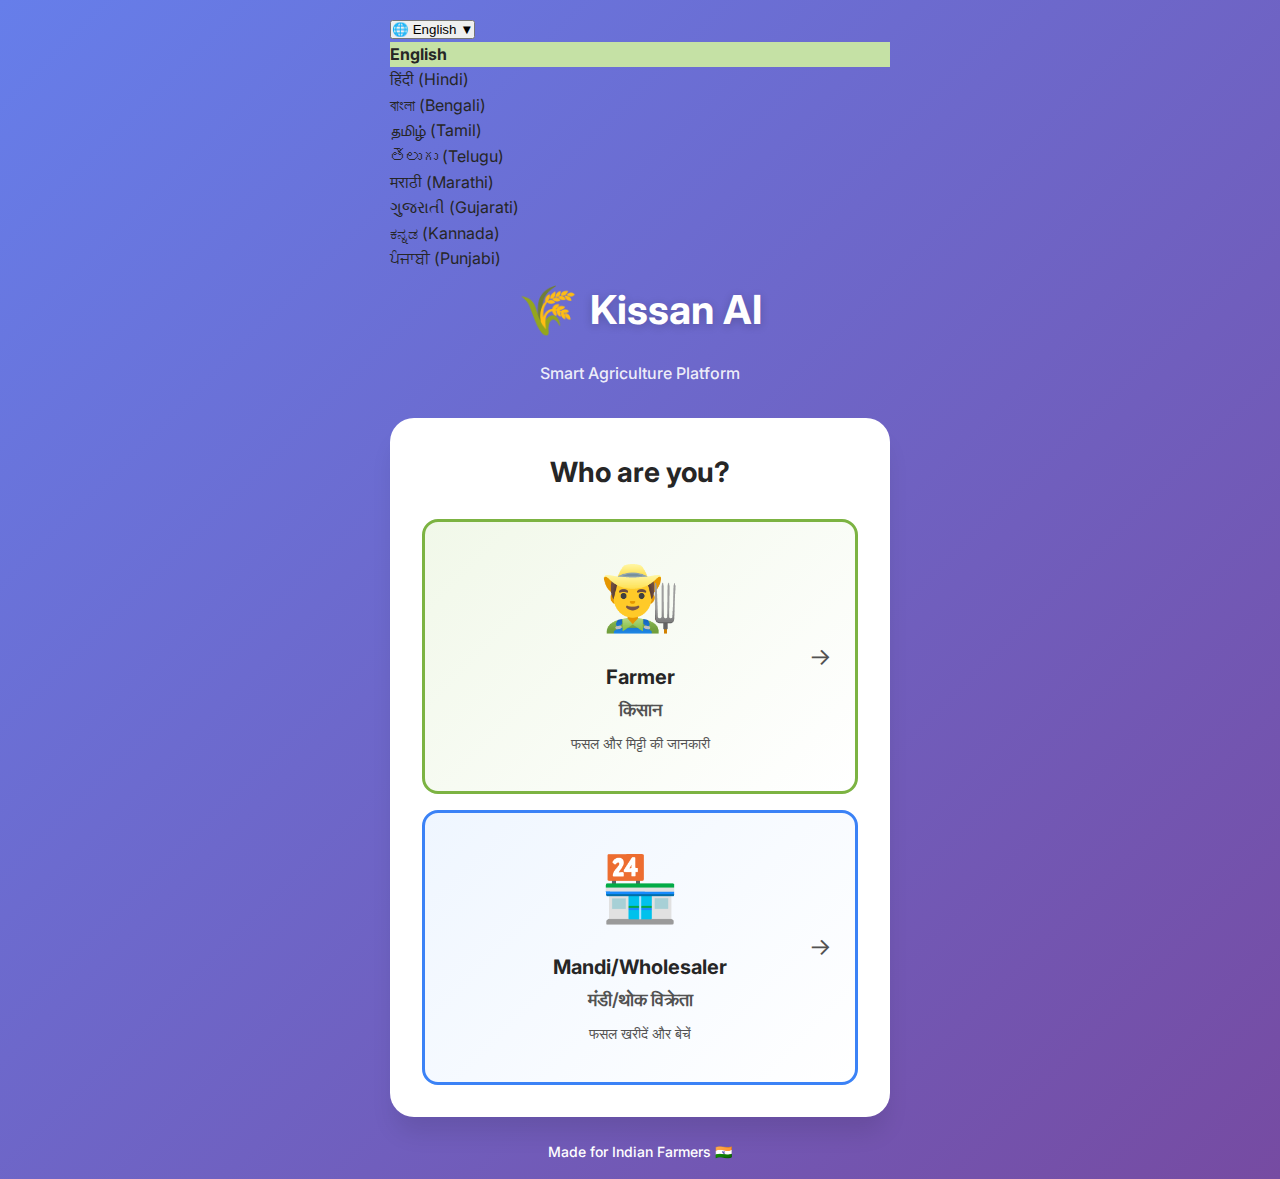
<file: index.html>
<!DOCTYPE html>
<html lang="en">

<head>
    <meta charset="UTF-8">
    <meta name="viewport" content="width=device-width, initial-scale=1.0">
    <title>Kissan AI - Smart Agriculture Platform</title>
    <meta name="description" content="Kissan AI - Smart crop and soil decisions for farmers and mandi wholesalers">
    <link rel="stylesheet" href="styles.css">
    <link rel="preconnect" href="https://fonts.googleapis.com">
    <link rel="preconnect" href="https://fonts.gstatic.com" crossorigin>
    <link href="https://fonts.googleapis.com/css2?family=Inter:wght@400;500;600;700&display=swap" rel="stylesheet">
    <script src="translations.js"></script>
    <script src="gemini-api.js"></script>
    <script src="ai-assistant.js"></script>
</head>

<body class="role-selection-page">
    <div class="container">
        <!-- Language Selector -->
        <div class="language-selector">
            <button class="language-btn" id="languageBtn">
                <span class="language-icon">🌐</span>
                <span class="language-text" id="currentLanguage">English</span>
                <span class="dropdown-arrow">▼</span>
            </button>
            <div class="language-dropdown hidden" id="languageDropdown">
                <div class="language-option" data-lang="en">English</div>
                <div class="language-option" data-lang="hi">हिंदी (Hindi)</div>
                <div class="language-option" data-lang="bn">বাংলা (Bengali)</div>
                <div class="language-option" data-lang="ta">தமிழ் (Tamil)</div>
                <div class="language-option" data-lang="te">తెలుగు (Telugu)</div>
                <div class="language-option" data-lang="mr">मराठी (Marathi)</div>
                <div class="language-option" data-lang="gu">ગુજરાતી (Gujarati)</div>
                <div class="language-option" data-lang="kn">ಕನ್ನಡ (Kannada)</div>
                <div class="language-option" data-lang="pa">ਪੰਜਾਬੀ (Punjabi)</div>
            </div>
        </div>

        <!-- Header with branding -->
        <header class="role-header">
            <div class="logo-container">
                <div class="logo-icon">🌾</div>
                <h1 class="app-name" id="appName">Kissan AI</h1>
            </div>
            <p class="tagline" id="tagline">Smart Farming Solutions</p>
        </header>

        <!-- Role Selection Section -->
        <main class="role-selection-container">
            <h2 class="selection-title" id="selectionTitle">आप कौन हैं?<br><span class="subtitle-en">Who are you?</span>
            </h2>

            <div class="role-cards">
                <!-- Farmer Card -->
                <a href="farmer.html" class="role-card farmer-card">
                    <div class="card-icon">👨‍🌾</div>
                    <h3 class="card-title" id="farmerTitle">किसान<br><span>Farmer</span></h3>
                    <p class="card-desc" id="farmerDesc">फसल और मिट्टी की जानकारी</p>
                    <div class="card-arrow">→</div>
                </a>

                <!-- Mandi/Wholesaler Card -->
                <a href="mandi.html" class="role-card mandi-card">
                    <div class="card-icon">🏪</div>
                    <h3 class="card-title" id="mandiTitle">मंडी / थोक व्यापारी<br><span>Mandi / Wholesaler</span></h3>
                    <p class="card-desc" id="mandiDesc">फसल खरीदें और बेचें</p>
                    <div class="card-arrow">→</div>
                </a>
            </div>
        </main>

        <!-- Footer -->
        <footer class="role-footer">
            <p id="footerText">सभी भारतीय किसानों के लिए बनाया गया 🇮🇳</p>
        </footer>
    </div>

    <script>
        // Initialize translations on page load
        document.addEventListener('DOMContentLoaded', function () {
            const lang = getCurrentLanguage();

            // Update UI with current language
            document.getElementById('currentLanguage').textContent = languageNames[lang];
            document.getElementById('appName').textContent = t('appName');
            document.getElementById('tagline').textContent = t('appTagline');
            document.getElementById('selectionTitle').innerHTML = t('whoAreYou');
            document.getElementById('footerText').textContent = 'Made for Indian Farmers 🇮🇳';

            // Update role cards based on language
            const farmerTitle = document.getElementById('farmerTitle');
            const mandiTitle = document.getElementById('mandiTitle');

            if (lang === 'en') {
                farmerTitle.innerHTML = 'Farmer<br><span>किसान</span>';
                mandiTitle.innerHTML = 'Mandi/Wholesaler<br><span>मंडी/थोक विक्रेता</span>';
            } else {
                farmerTitle.innerHTML = t('farmer') + '<br><span>' + t('farmerHindi') + '</span>';
                mandiTitle.innerHTML = t('mandi') + '<br><span>' + t('mandiHindi') + '</span>';
            }

            // Language dropdown toggle
            const languageBtn = document.getElementById('languageBtn');
            const languageDropdown = document.getElementById('languageDropdown');

            languageBtn.addEventListener('click', function (e) {
                e.stopPropagation();
                languageDropdown.classList.toggle('hidden');
            });

            // Close dropdown when clicking outside
            document.addEventListener('click', function () {
                languageDropdown.classList.add('hidden');
            });

            // Language selection
            document.querySelectorAll('.language-option').forEach(option => {
                option.addEventListener('click', function (e) {
                    e.stopPropagation();
                    const selectedLang = this.getAttribute('data-lang');
                    changeLanguage(selectedLang);
                });

                // Highlight current language
                if (option.getAttribute('data-lang') === lang) {
                    option.style.background = 'var(--farmer-light)';
                    option.style.fontWeight = '700';
                }
            });
        });
    </script>
</body>

</html>
</file>
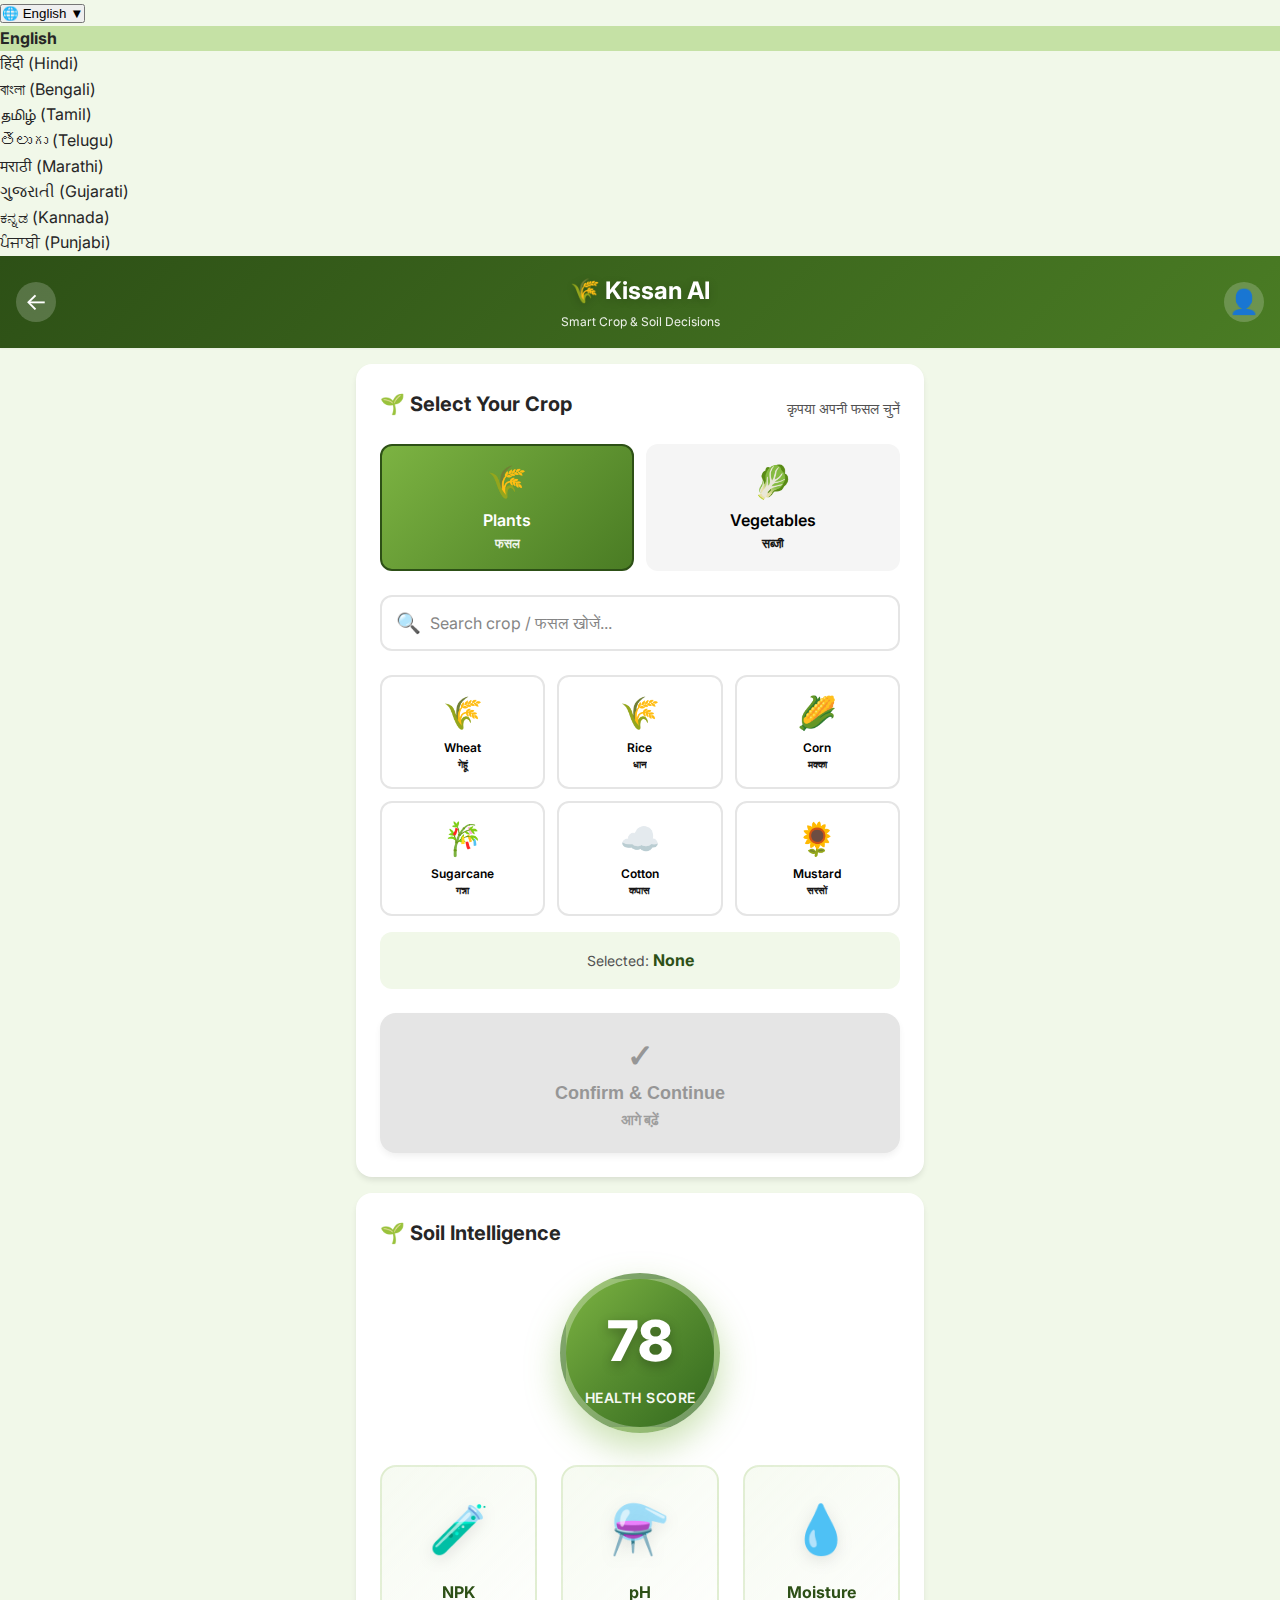
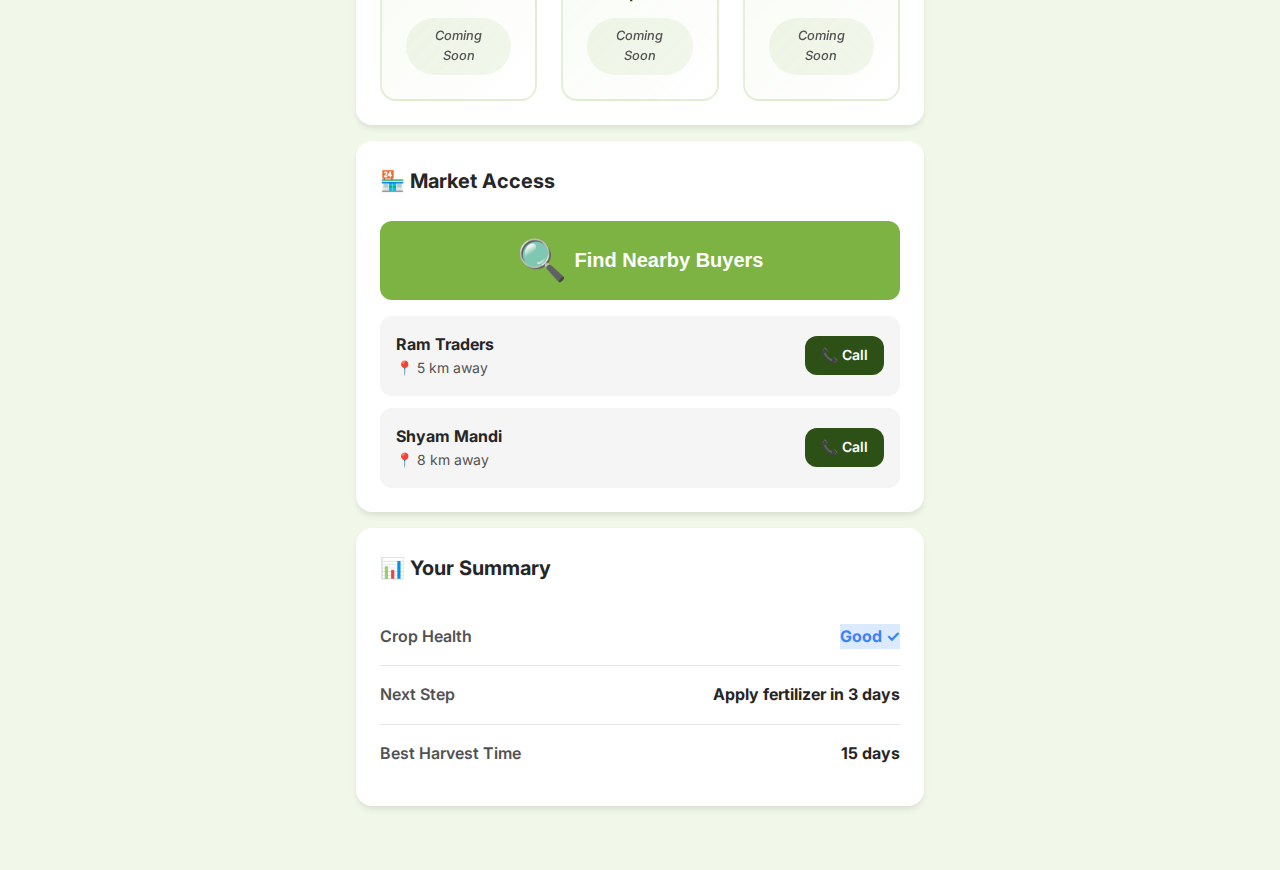
<file: farmer.html>
<!DOCTYPE html>
<html lang="en">

<head>
    <meta charset="UTF-8">
    <meta name="viewport" content="width=device-width, initial-scale=1.0">
    <title>Farmer Dashboard - Kissan AI</title>
    <meta name="description" content="Farmer dashboard for crop disease detection and market access">
    <link rel="stylesheet" href="styles.css">
    <link rel="preconnect" href="https://fonts.googleapis.com">
    <link rel="preconnect" href="https://fonts.gstatic.com" crossorigin>
    <link href="https://fonts.googleapis.com/css2?family=Inter:wght@400;500;600;700&display=swap" rel="stylesheet">
    <script src="translations.js"></script>
    <script src="lang-component.js"></script>
    <script src="ai-assistant.js"></script>
</head>

<body class="farmer-page">
    <div class="dashboard-container">
        <!-- Language Selector -->
        <div class="language-selector">
            <button class="language-btn" id="languageBtn">
                <span class="language-icon">🌐</span>
                <span class="language-text" id="currentLanguage">English</span>
                <span class="dropdown-arrow">▼</span>
            </button>
            <div class="language-dropdown hidden" id="languageDropdown">
                <div class="language-option" data-lang="en">English</div>
                <div class="language-option" data-lang="hi">हिंदी (Hindi)</div>
                <div class="language-option" data-lang="bn">বাংলা (Bengali)</div>
                <div class="language-option" data-lang="ta">தமிழ் (Tamil)</div>
                <div class="language-option" data-lang="te">తెలుగు (Telugu)</div>
                <div class="language-option" data-lang="mr">मराठी (Marathi)</div>
                <div class="language-option" data-lang="gu">ગુજરાતી (Gujarati)</div>
                <div class="language-option" data-lang="kn">ಕನ್ನಡ (Kannada)</div>
                <div class="language-option" data-lang="pa">ਪੰਜਾਬੀ (Punjabi)</div>
            </div>
        </div>

        <!-- Top Header -->
        <header class="dashboard-header farmer-header">
            <a href="index.html" class="back-btn">←</a>
            <div class="header-content">
                <h1 class="app-name" id="appName">🌾 Kissan AI</h1>
                <p class="subtitle" id="subtitle">Smart Crop & Soil Decisions</p>
            </div>
            <div class="profile-icon">👤</div>
        </header>

        <!-- Main Content -->
        <main class="dashboard-main">
            <!-- Crop Selection Section -->
            <section class="card crop-selection-card">
                <div class="card-header">
                    <h2 class="card-title">🌱 Select Your Crop</h2>
                    <p class="card-subtitle">कृपया अपनी फसल चुनें</p>
                </div>
                <div class="card-body">
                    <!-- Crop Type Tabs -->
                    <div class="crop-type-tabs">
                        <button class="crop-tab active" data-type="plants">
                            <span class="tab-icon">🌾</span>
                            <span class="tab-label">Plants<br><small>फसल</small></span>
                        </button>
                        <button class="crop-tab" data-type="vegetables">
                            <span class="tab-icon">🥬</span>
                            <span class="tab-label">Vegetables<br><small>सब्जी</small></span>
                        </button>
                    </div>

                    <!-- Search Box -->
                    <div class="crop-search-container">
                        <span class="search-icon">🔍</span>
                        <input type="text" id="cropSearchInput" class="crop-search-input"
                            placeholder="Search crop / फसल खोजें..." autocomplete="off">
                        <button class="clear-search-btn" id="clearSearchBtn" style="display: none;">✕</button>
                    </div>

                    <!-- Plants Options -->
                    <div class="crop-options" id="plantsOptions">
                        <button class="crop-option-btn" data-crop="wheat">
                            <span class="option-icon">🌾</span>
                            <span class="option-name">Wheat<br><small>गेहूं</small></span>
                        </button>
                        <button class="crop-option-btn" data-crop="rice">
                            <span class="option-icon">🌾</span>
                            <span class="option-name">Rice<br><small>धान</small></span>
                        </button>
                        <button class="crop-option-btn" data-crop="corn">
                            <span class="option-icon">🌽</span>
                            <span class="option-name">Corn<br><small>मक्का</small></span>
                        </button>
                        <button class="crop-option-btn" data-crop="sugarcane">
                            <span class="option-icon">🎋</span>
                            <span class="option-name">Sugarcane<br><small>गन्ना</small></span>
                        </button>
                        <button class="crop-option-btn" data-crop="cotton">
                            <span class="option-icon">☁️</span>
                            <span class="option-name">Cotton<br><small>कपास</small></span>
                        </button>
                        <button class="crop-option-btn" data-crop="mustard">
                            <span class="option-icon">🌻</span>
                            <span class="option-name">Mustard<br><small>सरसों</small></span>
                        </button>
                    </div>

                    <!-- Vegetables Options (hidden by default) -->
                    <div class="crop-options hidden" id="vegetablesOptions">
                        <button class="crop-option-btn" data-crop="tomato">
                            <span class="option-icon">🍅</span>
                            <span class="option-name">Tomato<br><small>टमाटर</small></span>
                        </button>
                        <button class="crop-option-btn" data-crop="potato">
                            <span class="option-icon">🥔</span>
                            <span class="option-name">Potato<br><small>आलू</small></span>
                        </button>
                        <button class="crop-option-btn" data-crop="onion">
                            <span class="option-icon">🧅</span>
                            <span class="option-name">Onion<br><small>प्याज</small></span>
                        </button>
                        <button class="crop-option-btn" data-crop="cabbage">
                            <span class="option-icon">🥬</span>
                            <span class="option-name">Cabbage<br><small>पत्तागोभी</small></span>
                        </button>
                        <button class="crop-option-btn" data-crop="cauliflower">
                            <span class="option-icon">🥦</span>
                            <span class="option-name">Cauliflower<br><small>फूलगोभी</small></span>
                        </button>
                        <button class="crop-option-btn" data-crop="eggplant">
                            <span class="option-icon">🍆</span>
                            <span class="option-name">Eggplant<br><small>बैंगन</small></span>
                        </button>
                    </div>

                    <p class="selected-crop-display">Selected: <strong id="selectedCropName">None</strong></p>

                    <!-- Confirm Button -->
                    <button class="confirm-crop-btn" id="confirmCropBtn" disabled>
                        <span class="btn-icon">✓</span>
                        <span class="btn-text">Confirm & Continue</span>
                        <span class="btn-subtext">आगे बढ़ें</span>
                    </button>
                </div>
            </section>

            <!-- Soil Intelligence Section -->
            <section class="card soil-card">
                <div class="card-header">
                    <h2 class="card-title">🌱 Soil Intelligence</h2>
                </div>
                <div class="card-body">
                    <div class="soil-score">
                        <div class="score-circle">
                            <span class="score-value">78</span>
                            <span class="score-label">Health Score</span>
                        </div>
                    </div>
                    <div class="soil-metrics">
                        <div class="metric">
                            <span class="metric-icon">🧪</span>
                            <span class="metric-label">NPK</span>
                            <span class="coming-soon">Coming Soon</span>
                        </div>
                        <div class="metric">
                            <span class="metric-icon">⚗️</span>
                            <span class="metric-label">pH</span>
                            <span class="coming-soon">Coming Soon</span>
                        </div>
                        <div class="metric">
                            <span class="metric-icon">💧</span>
                            <span class="metric-label">Moisture</span>
                            <span class="coming-soon">Coming Soon</span>
                        </div>
                    </div>
                </div>
            </section>

            <!-- Market Access -->
            <section class="card market-card">
                <div class="card-header">
                    <h2 class="card-title">🏪 Market Access</h2>
                </div>
                <div class="card-body">
                    <button class="action-btn find-buyers-btn">
                        <span class="btn-icon">🔍</span>
                        <span class="btn-text">Find Nearby Buyers</span>
                    </button>

                    <div class="buyers-list">
                        <div class="buyer-item">
                            <div class="buyer-info">
                                <p class="buyer-name">Ram Traders</p>
                                <p class="buyer-location">📍 5 km away</p>
                            </div>
                            <a href="tel:+91XXXXXXXXXX" class="contact-btn">📞 Call</a>
                        </div>
                        <div class="buyer-item">
                            <div class="buyer-info">
                                <p class="buyer-name">Shyam Mandi</p>
                                <p class="buyer-location">📍 8 km away</p>
                            </div>
                            <a href="tel:+91XXXXXXXXXX" class="contact-btn">📞 Call</a>
                        </div>
                    </div>
                </div>
            </section>

            <!-- Farmer Summary -->
            <section class="card summary-card">
                <div class="card-header">
                    <h2 class="card-title">📊 Your Summary</h2>
                </div>
                <div class="card-body">
                    <div class="summary-item">
                        <span class="summary-label">Crop Health</span>
                        <span class="summary-value health-good">Good ✓</span>
                    </div>
                    <div class="summary-item">
                        <span class="summary-label">Next Step</span>
                        <span class="summary-value">Apply fertilizer in 3 days</span>
                    </div>
                    <div class="summary-item">
                        <span class="summary-label">Best Harvest Time</span>
                        <span class="summary-value">15 days</span>
                    </div>
                </div>
            </section>
        </main>
    </div>

    <script src="script.js"></script>
    <script src="farmer-lang-init.js"></script>
</body>

</html>
</file>
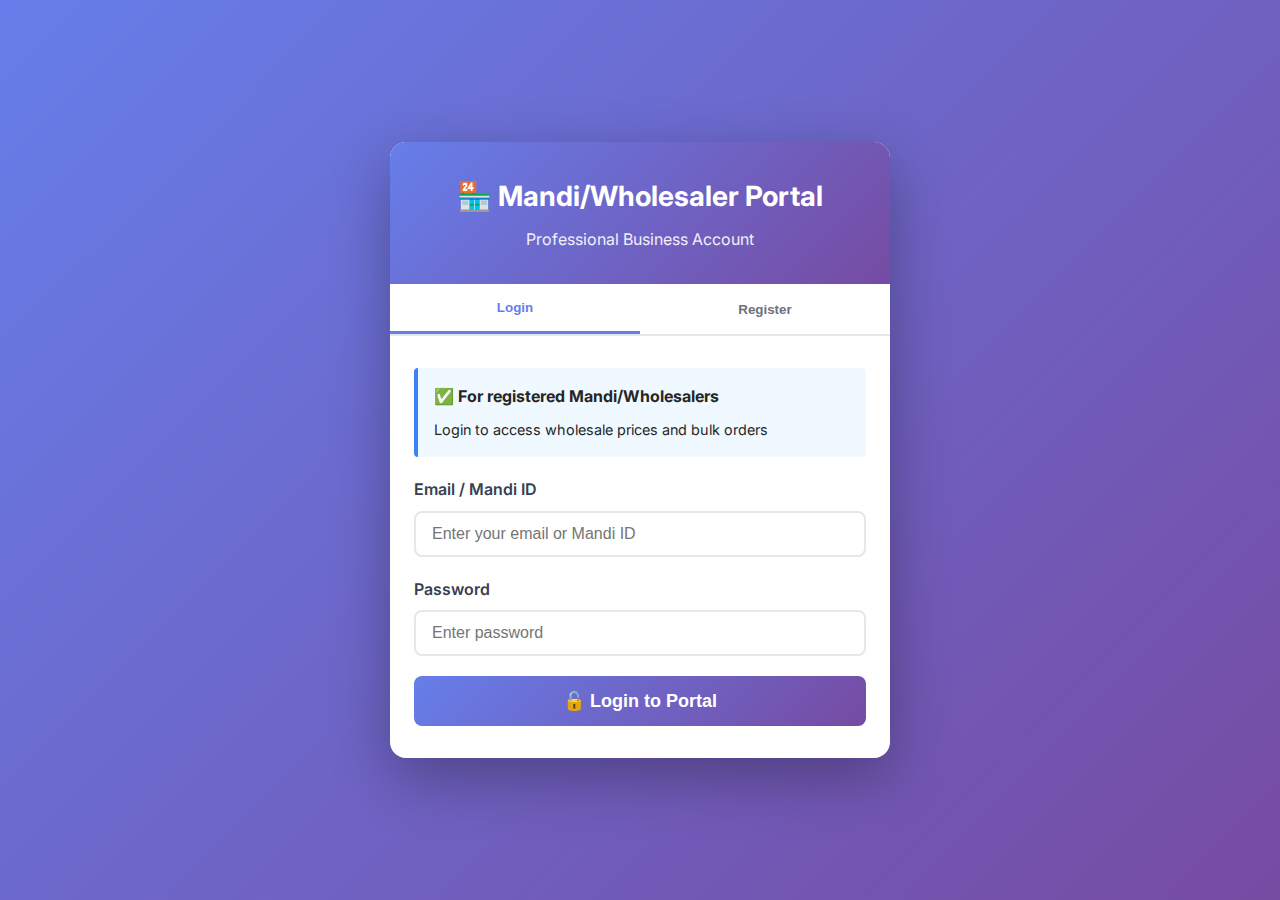
<file: mandi-auth.html>
<!DOCTYPE html>
<html lang="en">

<head>
    <meta charset="UTF-8">
    <meta name="viewport" content="width=device-width, initial-scale=1.0">
    <title>Mandi/Wholesaler Registration - Kissan AI</title>
    <link rel="stylesheet" href="styles.css">
    <link rel="preconnect" href="https://fonts.googleapis.com">
    <link rel="preconnect" href="https://fonts.gstatic.com" crossorigin>
    <link href="https://fonts.googleapis.com/css2?family=Inter:wght@400;500;600;700&display=swap" rel="stylesheet">
    <style>
        .auth-container {
            min-height: 100vh;
            display: flex;
            align-items: center;
            justify-content: center;
            background: linear-gradient(135deg, #667eea 0%, #764ba2 100%);
            padding: 20px;
        }

        .auth-card {
            background: white;
            border-radius: 16px;
            box-shadow: 0 20px 60px rgba(0, 0, 0, 0.3);
            max-width: 500px;
            width: 100%;
            overflow: hidden;
        }

        .auth-header {
            background: linear-gradient(135deg, #667eea 0%, #764ba2 100%);
            color: white;
            padding: 32px 24px;
            text-align: center;
        }

        .auth-header h1 {
            margin: 0 0 8px 0;
            font-size: 1.75rem;
        }

        .auth-header p {
            margin: 0;
            opacity: 0.9;
        }

        .auth-tabs {
            display: flex;
            border-bottom: 2px solid #e5e7eb;
        }

        .auth-tab {
            flex: 1;
            padding: 16px;
            background: white;
            border: none;
            cursor: pointer;
            font-weight: 600;
            color: #6b7280;
            transition: all 0.3s ease;
        }

        .auth-tab.active {
            color: #667eea;
            border-bottom: 3px solid #667eea;
        }

        .auth-body {
            padding: 32px 24px;
        }

        .auth-form {
            display: none;
        }

        .auth-form.active {
            display: block;
        }

        .form-group {
            margin-bottom: 20px;
        }

        .form-label {
            display: block;
            margin-bottom: 8px;
            font-weight: 600;
            color: #374151;
        }

        .form-input {
            width: 100%;
            padding: 12px 16px;
            border: 2px solid #e5e7eb;
            border-radius: 8px;
            font-size: 1rem;
            transition: border-color 0.3s ease;
        }

        .form-input:focus {
            outline: none;
            border-color: #667eea;
        }

        .form-select {
            width: 100%;
            padding: 12px 16px;
            border: 2px solid #e5e7eb;
            border-radius: 8px;
            font-size: 1rem;
        }

        .form-checkbox {
            display: flex;
            align-items: center;
            gap: 8px;
            margin-bottom: 20px;
        }

        .submit-btn {
            width: 100%;
            padding: 14px;
            background: linear-gradient(135deg, #667eea 0%, #764ba2 100%);
            color: white;
            border: none;
            border-radius: 8px;
            font-size: 1.125rem;
            font-weight: 700;
            cursor: pointer;
            transition: all 0.3s ease;
        }

        .submit-btn:hover {
            transform: translateY(-2px);
            box-shadow: 0 8px 16px rgba(102, 126, 234, 0.4);
        }

        .info-box {
            background: #f0f9ff;
            border-left: 4px solid #3b82f6;
            padding: 16px;
            margin-bottom: 20px;
            border-radius: 4px;
        }

        .warning-box {
            background: #fef3c7;
            border-left: 4px solid #f59e0b;
            padding: 16px;
            margin-bottom: 20px;
            border-radius: 4px;
        }

        .success-message {
            background: #d1fae5;
            border-left: 4px solid #10b981;
            padding: 16px;
            margin-bottom: 20px;
            border-radius: 4px;
            display: none;
        }

        .error-message {
            background: #fee2e2;
            border-left: 4px solid #ef4444;
            padding: 16px;
            margin-bottom: 20px;
            border-radius: 4px;
            display: none;
        }
    </style>
</head>

<body>
    <div class="auth-container">
        <div class="auth-card">
            <div class="auth-header">
                <h1>🏪 Mandi/Wholesaler Portal</h1>
                <p>Professional Business Account</p>
            </div>

            <div class="auth-tabs">
                <button class="auth-tab active" onclick="switchTab('login')">Login</button>
                <button class="auth-tab" onclick="switchTab('register')">Register</button>
            </div>

            <div class="auth-body">
                <!-- Success Message -->
                <div class="success-message" id="successMessage"></div>

                <!-- Error Message -->
                <div class="error-message" id="errorMessage"></div>

                <!-- Login Form -->
                <form class="auth-form active" id="loginForm" onsubmit="handleLogin(event)">
                    <div class="info-box">
                        <strong>✅ For registered Mandi/Wholesalers</strong>
                        <p style="margin: 8px 0 0 0; font-size: 0.9rem;">Login to access wholesale prices and bulk
                            orders</p>
                    </div>

                    <div class="form-group">
                        <label class="form-label">Email / Mandi ID</label>
                        <input type="text" class="form-input" id="loginEmail" required
                            placeholder="Enter your email or Mandi ID">
                    </div>

                    <div class="form-group">
                        <label class="form-label">Password</label>
                        <input type="password" class="form-input" id="loginPassword" required
                            placeholder="Enter password">
                    </div>

                    <button type="submit" class="submit-btn">🔓 Login to Portal</button>
                </form>

                <!-- Registration Form -->
                <form class="auth-form" id="registerForm" onsubmit="handleRegister(event)">
                    <div class="warning-box">
                        <strong>⚠️ Dodo Payments Account Required</strong>
                        <p style="margin: 8px 0 0 0; font-size: 0.9rem;">You'll need to register with Dodo Payments to
                            complete wholesale transactions</p>
                    </div>

                    <div class="form-group">
                        <label class="form-label">Business Type</label>
                        <select class="form-select" id="businessType" required>
                            <option value="">Select business type</option>
                            <option value="mandi">Mandi (Agricultural Market)</option>
                            <option value="wholesaler">Wholesaler</option>
                            <option value="distributor">Distributor</option>
                            <option value="retailer">Bulk Retailer</option>
                        </select>
                    </div>

                    <div class="form-group">
                        <label class="form-label">Business Name</label>
                        <input type="text" class="form-input" id="businessName" required
                            placeholder="Enter your business name">
                    </div>

                    <div class="form-group">
                        <label class="form-label">Owner Name</label>
                        <input type="text" class="form-input" id="ownerName" required
                            placeholder="Enter owner full name">
                    </div>

                    <div class="form-group">
                        <label class="form-label">Email Address</label>
                        <input type="email" class="form-input" id="registerEmail" required
                            placeholder="business@example.com">
                    </div>

                    <div class="form-group">
                        <label class="form-label">Phone Number</label>
                        <input type="tel" class="form-input" id="phone" required placeholder="10-digit mobile number"
                            pattern="[0-9]{10}">
                    </div>

                    <div class="form-group">
                        <label class="form-label">GST Number (Optional)</label>
                        <input type="text" class="form-input" id="gstNumber" placeholder="Enter 15-digit GST number">
                    </div>

                    <div class="form-group">
                        <label class="form-label">Password</label>
                        <input type="password" class="form-input" id="registerPassword" required
                            placeholder="Create strong password" minlength="6">
                    </div>

                    <div class="form-group">
                        <label class="form-label">Dodo Payments Business ID (Optional now)</label>
                        <input type="text" class="form-input" id="dodoBusinessId"
                            placeholder="Enter if you already have one">
                        <p style="font-size: 0.875rem; color: #6b7280; margin-top: 4px;">
                            Don't have one? <a href="https://app.dodopayments.com/signup" target="_blank"
                                style="color: #667eea;">Register here</a>
                        </p>
                    </div>

                    <div class="form-checkbox">
                        <input type="checkbox" id="agreeTerms" required>
                        <label for="agreeTerms" style="font-size: 0.875rem;">I agree to terms and conditions</label>
                    </div>

                    <button type="submit" class="submit-btn">🚀 Create Business Account</button>
                </form>
            </div>
        </div>
    </div>

    <script src="mandi-auth.js"></script>
</body>

</html>
</file>
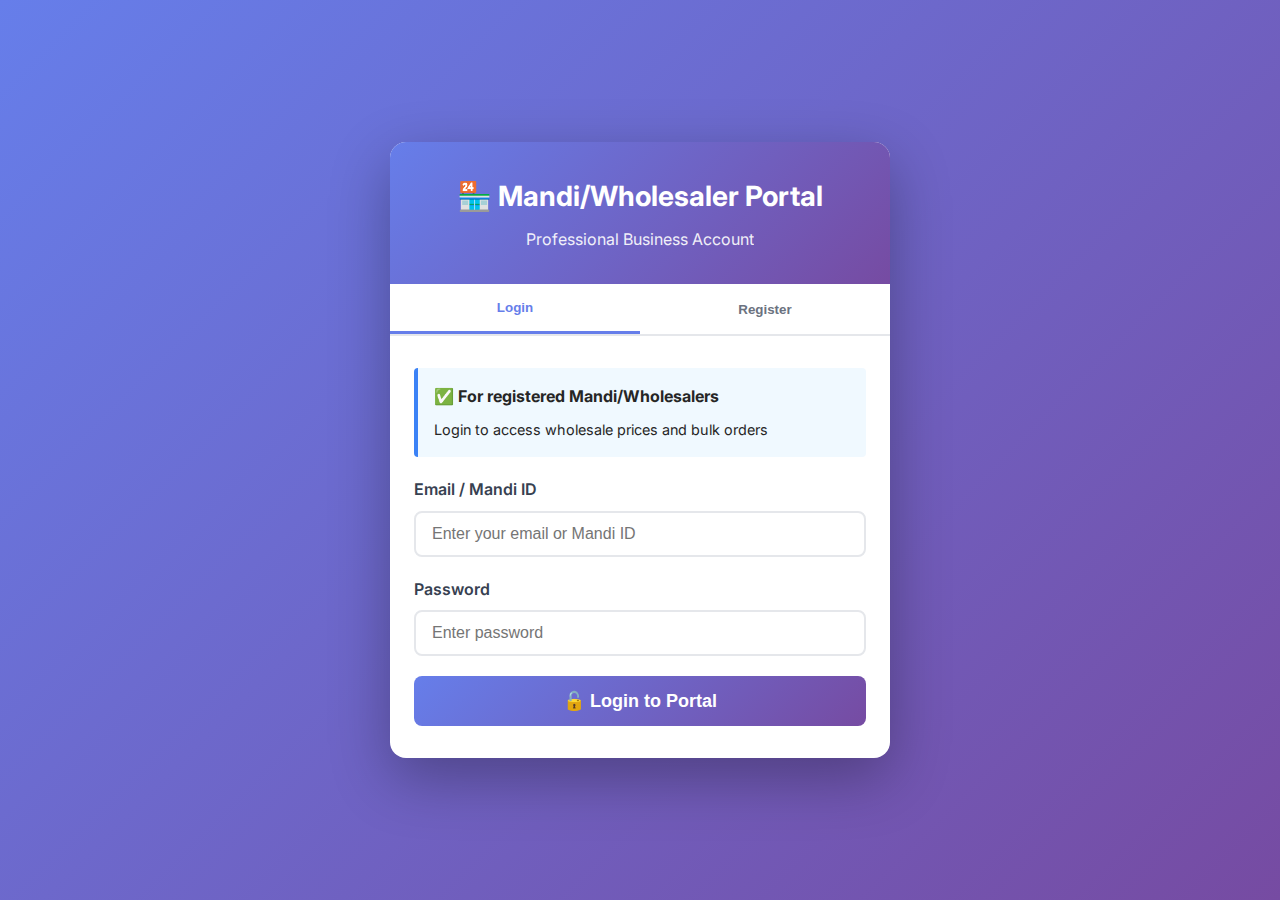
<file: mandi-dashboard.html>
<!DOCTYPE html>
<html lang="en">

<head>
    <meta charset="UTF-8">
    <meta name="viewport" content="width=device-width, initial-scale=1.0">
    <title>Mandi Dashboard - Kissan AI</title>
    <meta name="description" content="Mandi and wholesaler dashboard for crop trading">
    <link rel="stylesheet" href="styles.css">
    <link rel="preconnect" href="https://fonts.googleapis.com">
    <link rel="preconnect" href="https://fonts.gstatic.com" crossorigin>
    <link href="https://fonts.googleapis.com/css2?family=Inter:wght@400;500;600;700&display=swap" rel="stylesheet">
</head>

<body class="mandi-page">
    <div class="dashboard-container">
        <!-- Top Header -->
        <header class="dashboard-header" style="background: linear-gradient(135deg, #667eea 0%, #764ba2 100%);">
            <a href="index.html" class="back-btn">←</a>
            <div class="header-content">
                <h1 class="app-name">🏪 Kissan AI - Mandi</h1>
                <p class="subtitle" id="userGreeting">Welcome, Wholesaler!</p>
            </div>
            <button class="logout-btn" onclick="logout()">Logout</button>
        </header>

        <!-- Main Content -->
        <main class="dashboard-main">
            <!-- Welcome Card -->
            <section class="card" style="background: linear-gradient(135deg, #667eea 0%, #764ba2 100%); color: white;">
                <div class="card-body">
                    <h2 style="margin: 0 0 12px 0;">Welcome to Mandi Portal</h2>
                    <p style="margin: 0; opacity: 0.9;">Access wholesale products, manage orders, and track payments</p>
                </div>
            </section>

            <!-- Quick Actions Grid -->
            <div
                style="display: grid; grid-template-columns: repeat(auto-fit, minmax(250px, 1fr)); gap: 20px; margin-top: 24px;">
                <!-- Medicine Shop -->
                <section class="card action-card">
                    <div class="card-header">
                        <h3 class="card-title">💊 Medicine Shop</h3>
                    </div>
                    <div class="card-body">
                        <p style="color: var(--gray-600); margin-bottom: 16px;">Buy pesticides, fertilizers, and
                            agricultural medicines at wholesale prices</p>
                        <a href="shop.html" class="action-btn">
                            <span>Browse Products</span>
                            <span>→</span>
                        </a>
                    </div>
                </section>

                <!-- Crop Trading (Coming Soon) -->
                <section class="card action-card">
                    <div class="card-header">
                        <h3 class="card-title">🌾 Crop Trading</h3>
                    </div>
                    <div class="card-body">
                        <p style="color: var(--gray-600); margin-bottom: 16px;">Buy and sell crops directly from farmers
                        </p>
                        <button class="action-btn" disabled style="opacity: 0.6; cursor: not-allowed;">
                            <span>Coming Soon</span>
                        </button>
                    </div>
                </section>

                <!-- Market Prices -->
                <section class="card action-card">
                    <div class="card-header">
                        <h3 class="card-title">📊 Market Prices</h3>
                    </div>
                    <div class="card-body">
                        <p style="color: var(--gray-600); margin-bottom: 16px;">View live crop prices and market trends
                        </p>
                        <button class="action-btn" disabled style="opacity: 0.6; cursor: not-allowed;">
                            <span>Coming Soon</span>
                        </button>
                    </div>
                </section>

                <!-- My Orders -->
                <section class="card action-card">
                    <div class="card-header">
                        <h3 class="card-title">📦 My Orders</h3>
                    </div>
                    <div class="card-body">
                        <p style="color: var(--gray-600); margin-bottom: 16px;">Track your orders and payment status</p>
                        <button class="action-btn" disabled style="opacity: 0.6; cursor: not-allowed;">
                            <span>Coming Soon</span>
                        </button>
                    </div>
                </section>
            </div>

            <!-- Business Info -->
            <section class="card" style="margin-top: 24px;">
                <div class="card-header">
                    <h2 class="card-title">🏢 Your Business Profile</h2>
                </div>
                <div class="card-body">
                    <div id="businessInfo"
                        style="display: grid; grid-template-columns: repeat(auto-fit, minmax(200px, 1fr)); gap: 16px;">
                        <!-- Loaded dynamically -->
                    </div>
                </div>
            </section>
        </main>
    </div>

    <style>
        .mandi-page {
            background: linear-gradient(135deg, #f5f7fa 0%, #c3cfe2 100%);
        }

        .logout-btn {
            padding: 8px 16px;
            background: rgba(255, 255, 255, 0.2);
            color: white;
            border: 2px solid white;
            border-radius: 8px;
            font-weight: 600;
            cursor: pointer;
            transition: all 0.3s ease;
        }

        .logout-btn:hover {
            background: white;
            color: #667eea;
        }

        .action-card {
            transition: all 0.3s ease;
        }

        .action-card:hover {
            transform: translateY(-4px);
            box-shadow: 0 8px 20px rgba(0, 0, 0, 0.15);
        }

        .action-btn {
            display: flex;
            align-items: center;
            justify-content: space-between;
            width: 100%;
            padding: 12px 20px;
            background: linear-gradient(135deg, #667eea 0%, #764ba2 100%);
            color: white;
            text-decoration: none;
            border: none;
            border-radius: 8px;
            font-weight: 600;
            cursor: pointer;
            transition: all 0.3s ease;
        }

        .action-btn:not([disabled]):hover {
            transform: translateY(-2px);
            box-shadow: 0 4px 12px rgba(102, 126, 234, 0.4);
        }

        .info-item {
            padding: 16px;
            background: var(--gray-50);
            border-radius: 8px;
            border-left: 4px solid #667eea;
        }

        .info-label {
            font-size: 0.875rem;
            color: var(--gray-600);
            margin-bottom: 4px;
        }

        .info-value {
            font-size: 1.125rem;
            font-weight: 700;
            color: var(--gray-900);
        }
    </style>

    <script>
        // Load user info
        window.addEventListener('DOMContentLoaded', function () {
            const currentUser = JSON.parse(localStorage.getItem('currentMandiUser'));

            if (!currentUser) {
                // Not logged in, redirect to auth
                window.location.href = 'mandi-auth.html';
                return;
            }

            // Update greeting
            document.getElementById('userGreeting').textContent = `Welcome, ${currentUser.businessName}!`;

            // Display business info
            const businessInfo = document.getElementById('businessInfo');
            businessInfo.innerHTML = `
                <div class="info-item">
                    <div class="info-label">Business Name</div>
                    <div class="info-value">${currentUser.businessName}</div>
                </div>
                <div class="info-item">
                    <div class="info-label">Mandi ID</div>
                    <div class="info-value">${currentUser.mandiId}</div>
                </div>
                <div class="info-item">
                    <div class="info-label">Business Type</div>
                    <div class="info-value">${currentUser.businessType.charAt(0).toUpperCase() + currentUser.businessType.slice(1)}</div>
                </div>
                <div class="info-item">
                    <div class="info-label">Email</div>
                    <div class="info-value">${currentUser.email}</div>
                </div>
                <div class="info-item">
                    <div class="info-label">Phone</div>
                    <div class="info-value">${currentUser.phone}</div>
                </div>
                ${currentUser.gstNumber ? `
                <div class="info-item">
                    <div class="info-label">GST Number</div>
                    <div class="info-value">${currentUser.gstNumber}</div>
                </div>
                ` : ''}
                <div class="info-item">
                    <div class="info-label">Dodo Payment Status</div>
                    <div class="info-value">${currentUser.dodoRegistered ? '✅ Registered' : '⚠️ Pending'}</div>
                </div>
            `;
        });

        function logout() {
            if (confirm('Are you sure you want to logout?')) {
                localStorage.removeItem('currentMandiUser');
                localStorage.removeItem('userRole');
                window.location.href = 'index.html';
            }
        }
    </script>
</body>

</html>
</file>
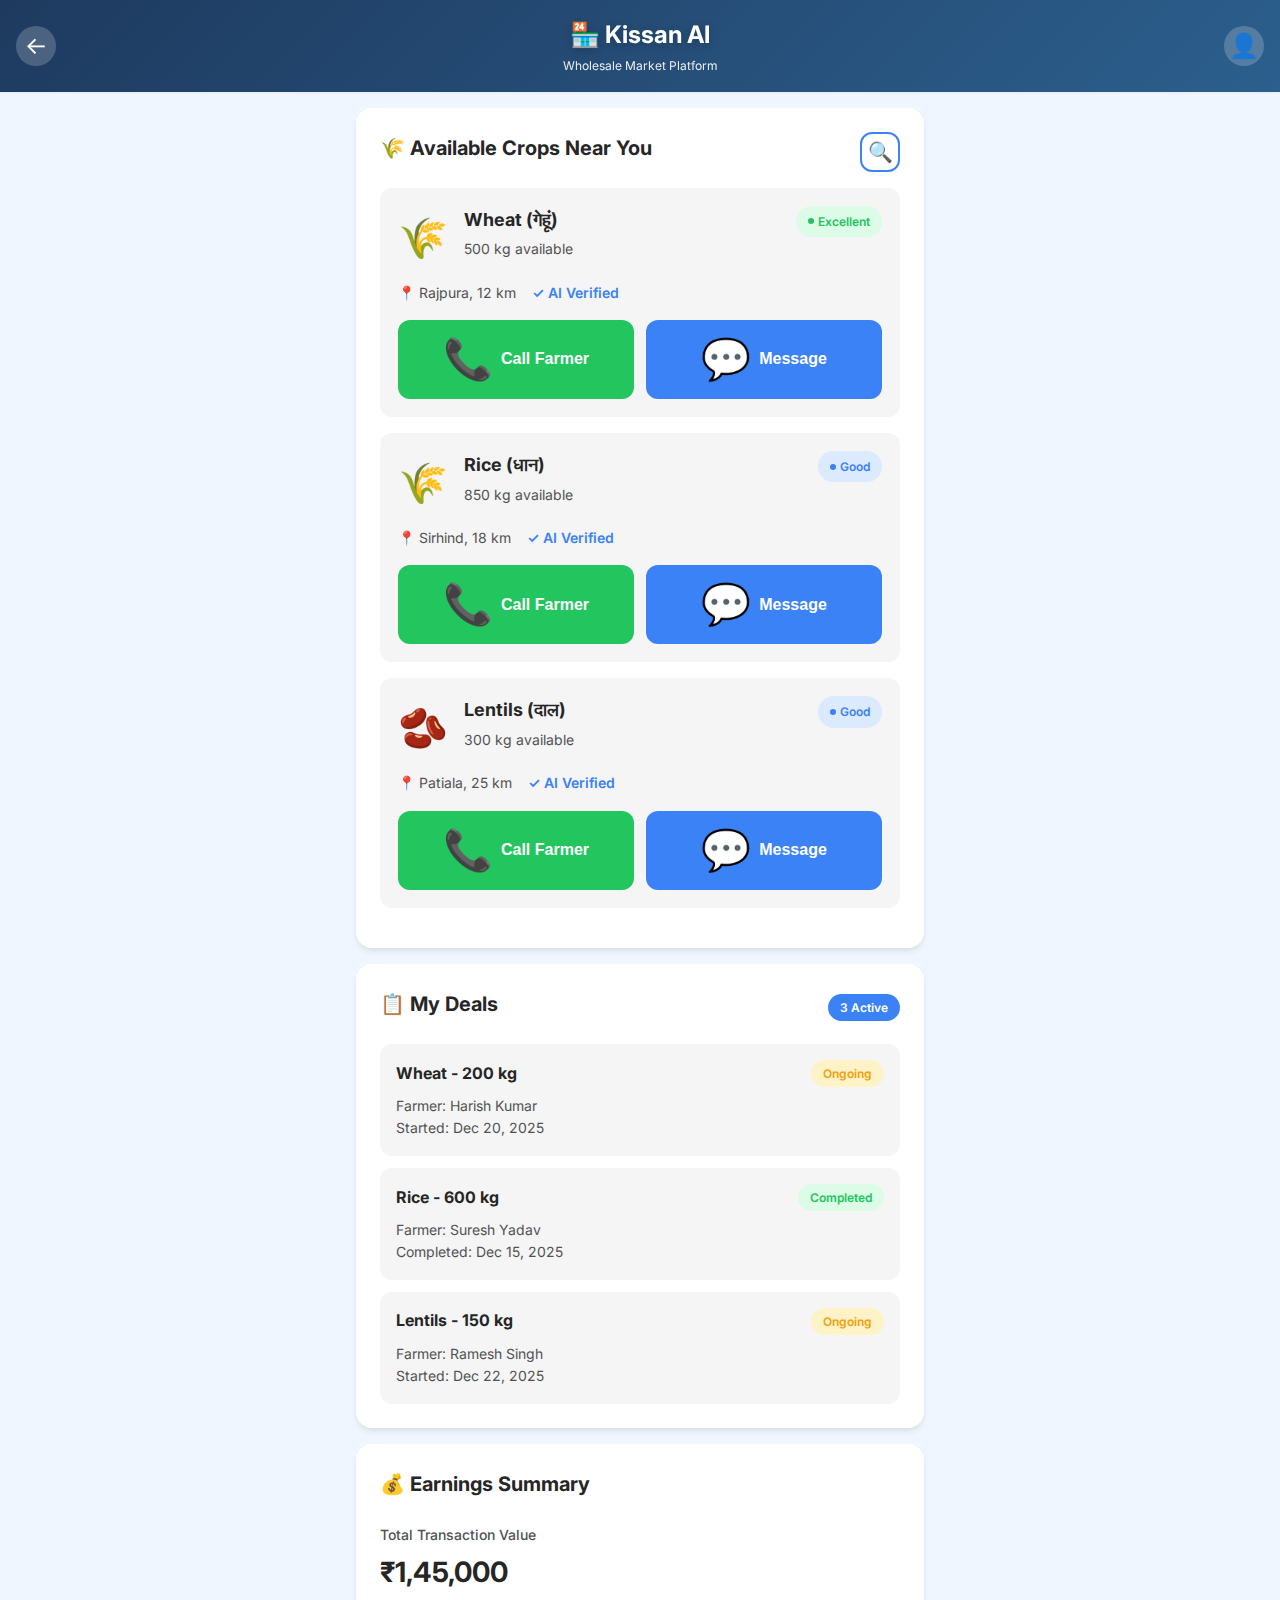
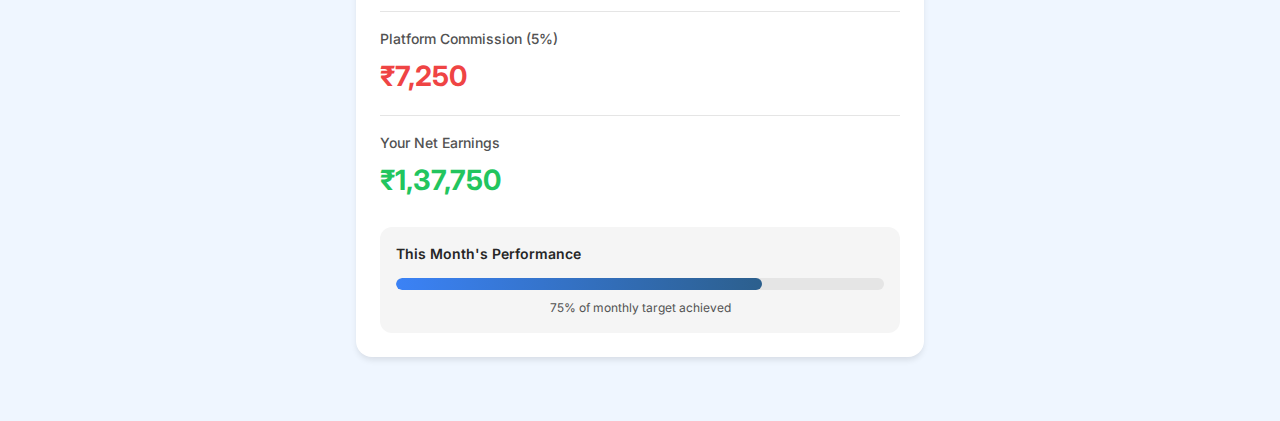
<file: mandi.html>
<!DOCTYPE html>
<html lang="en">

<head>
    <meta charset="UTF-8">
    <meta name="viewport" content="width=device-width, initial-scale=1.0">
    <title>Mandi Dashboard - Kissan AI</title>
    <meta name="description" content="Wholesaler dashboard for crop discovery and deals">
    <link rel="stylesheet" href="styles.css">
    <link rel="preconnect" href="https://fonts.googleapis.com">
    <link rel="preconnect" href="https://fonts.gstatic.com" crossorigin>
    <link href="https://fonts.googleapis.com/css2?family=Inter:wght@400;500;600;700&display=swap" rel="stylesheet">
</head>

<body class="mandi-page">
    <div class="dashboard-container">
        <!-- Top Header -->
        <header class="dashboard-header mandi-header">
            <a href="index.html" class="back-btn">←</a>
            <div class="header-content">
                <h1 class="app-name">🏪 Kissan AI</h1>
                <p class="subtitle">Wholesale Market Platform</p>
            </div>
            <div class="profile-icon">👤</div>
        </header>

        <!-- Main Content -->
        <main class="dashboard-main">
            <!-- Available Crops Section -->
            <section class="card crops-card">
                <div class="card-header">
                    <h2 class="card-title">🌾 Available Crops Near You</h2>
                    <button class="filter-btn">🔍</button>
                </div>
                <div class="card-body">
                    <!-- Crop Item 1 -->
                    <div class="crop-item">
                        <div class="crop-header">
                            <div class="crop-icon">🌾</div>
                            <div class="crop-details">
                                <h3 class="crop-type">Wheat (गेहूं)</h3>
                                <p class="crop-quantity">500 kg available</p>
                            </div>
                            <span class="health-badge health-excellent">
                                <span class="health-dot"></span>
                                Excellent
                            </span>
                        </div>
                        <div class="crop-meta">
                            <span class="crop-location">📍 Rajpura, 12 km</span>
                            <span class="ai-badge">✓ AI Verified</span>
                        </div>
                        <div class="crop-actions">
                            <button class="action-btn call-btn">
                                <span class="btn-icon">📞</span>
                                <span>Call Farmer</span>
                            </button>
                            <button class="action-btn message-btn">
                                <span class="btn-icon">💬</span>
                                <span>Message</span>
                            </button>
                        </div>
                    </div>

                    <!-- Crop Item 2 -->
                    <div class="crop-item">
                        <div class="crop-header">
                            <div class="crop-icon">🌾</div>
                            <div class="crop-details">
                                <h3 class="crop-type">Rice (धान)</h3>
                                <p class="crop-quantity">850 kg available</p>
                            </div>
                            <span class="health-badge health-good">
                                <span class="health-dot"></span>
                                Good
                            </span>
                        </div>
                        <div class="crop-meta">
                            <span class="crop-location">📍 Sirhind, 18 km</span>
                            <span class="ai-badge">✓ AI Verified</span>
                        </div>
                        <div class="crop-actions">
                            <button class="action-btn call-btn">
                                <span class="btn-icon">📞</span>
                                <span>Call Farmer</span>
                            </button>
                            <button class="action-btn message-btn">
                                <span class="btn-icon">💬</span>
                                <span>Message</span>
                            </button>
                        </div>
                    </div>

                    <!-- Crop Item 3 -->
                    <div class="crop-item">
                        <div class="crop-header">
                            <div class="crop-icon">🫘</div>
                            <div class="crop-details">
                                <h3 class="crop-type">Lentils (दाल)</h3>
                                <p class="crop-quantity">300 kg available</p>
                            </div>
                            <span class="health-badge health-good">
                                <span class="health-dot"></span>
                                Good
                            </span>
                        </div>
                        <div class="crop-meta">
                            <span class="crop-location">📍 Patiala, 25 km</span>
                            <span class="ai-badge">✓ AI Verified</span>
                        </div>
                        <div class="crop-actions">
                            <button class="action-btn call-btn">
                                <span class="btn-icon">📞</span>
                                <span>Call Farmer</span>
                            </button>
                            <button class="action-btn message-btn">
                                <span class="btn-icon">💬</span>
                                <span>Message</span>
                            </button>
                        </div>
                    </div>
                </div>
            </section>

            <!-- My Deals Section -->
            <section class="card deals-card">
                <div class="card-header">
                    <h2 class="card-title">📋 My Deals</h2>
                    <span class="deals-count">3 Active</span>
                </div>
                <div class="card-body">
                    <div class="deal-item">
                        <div class="deal-header">
                            <span class="deal-crop">Wheat - 200 kg</span>
                            <span class="deal-status status-ongoing">Ongoing</span>
                        </div>
                        <p class="deal-farmer">Farmer: Harish Kumar</p>
                        <p class="deal-date">Started: Dec 20, 2025</p>
                    </div>
                    <div class="deal-item">
                        <div class="deal-header">
                            <span class="deal-crop">Rice - 600 kg</span>
                            <span class="deal-status status-completed">Completed</span>
                        </div>
                        <p class="deal-farmer">Farmer: Suresh Yadav</p>
                        <p class="deal-date">Completed: Dec 15, 2025</p>
                    </div>
                    <div class="deal-item">
                        <div class="deal-header">
                            <span class="deal-crop">Lentils - 150 kg</span>
                            <span class="deal-status status-ongoing">Ongoing</span>
                        </div>
                        <p class="deal-farmer">Farmer: Ramesh Singh</p>
                        <p class="deal-date">Started: Dec 22, 2025</p>
                    </div>
                </div>
            </section>

            <!-- Earnings Summary -->
            <section class="card earnings-card">
                <div class="card-header">
                    <h2 class="card-title">💰 Earnings Summary</h2>
                </div>
                <div class="card-body">
                    <div class="earnings-grid">
                        <div class="earnings-item">
                            <span class="earnings-label">Total Transaction Value</span>
                            <span class="earnings-value">₹1,45,000</span>
                        </div>
                        <div class="earnings-divider"></div>
                        <div class="earnings-item">
                            <span class="earnings-label">Platform Commission (5%)</span>
                            <span class="earnings-value commission">₹7,250</span>
                        </div>
                        <div class="earnings-divider"></div>
                        <div class="earnings-item">
                            <span class="earnings-label">Your Net Earnings</span>
                            <span class="earnings-value net">₹1,37,750</span>
                        </div>
                    </div>
                    <div class="earnings-chart">
                        <p class="chart-label">This Month's Performance</p>
                        <div class="chart-bar">
                            <div class="chart-fill" style="width: 75%"></div>
                        </div>
                        <p class="chart-text">75% of monthly target achieved</p>
                    </div>
                </div>
            </section>
        </main>
    </div>

    <script src="script.js"></script>
</body>

</html>
</file>
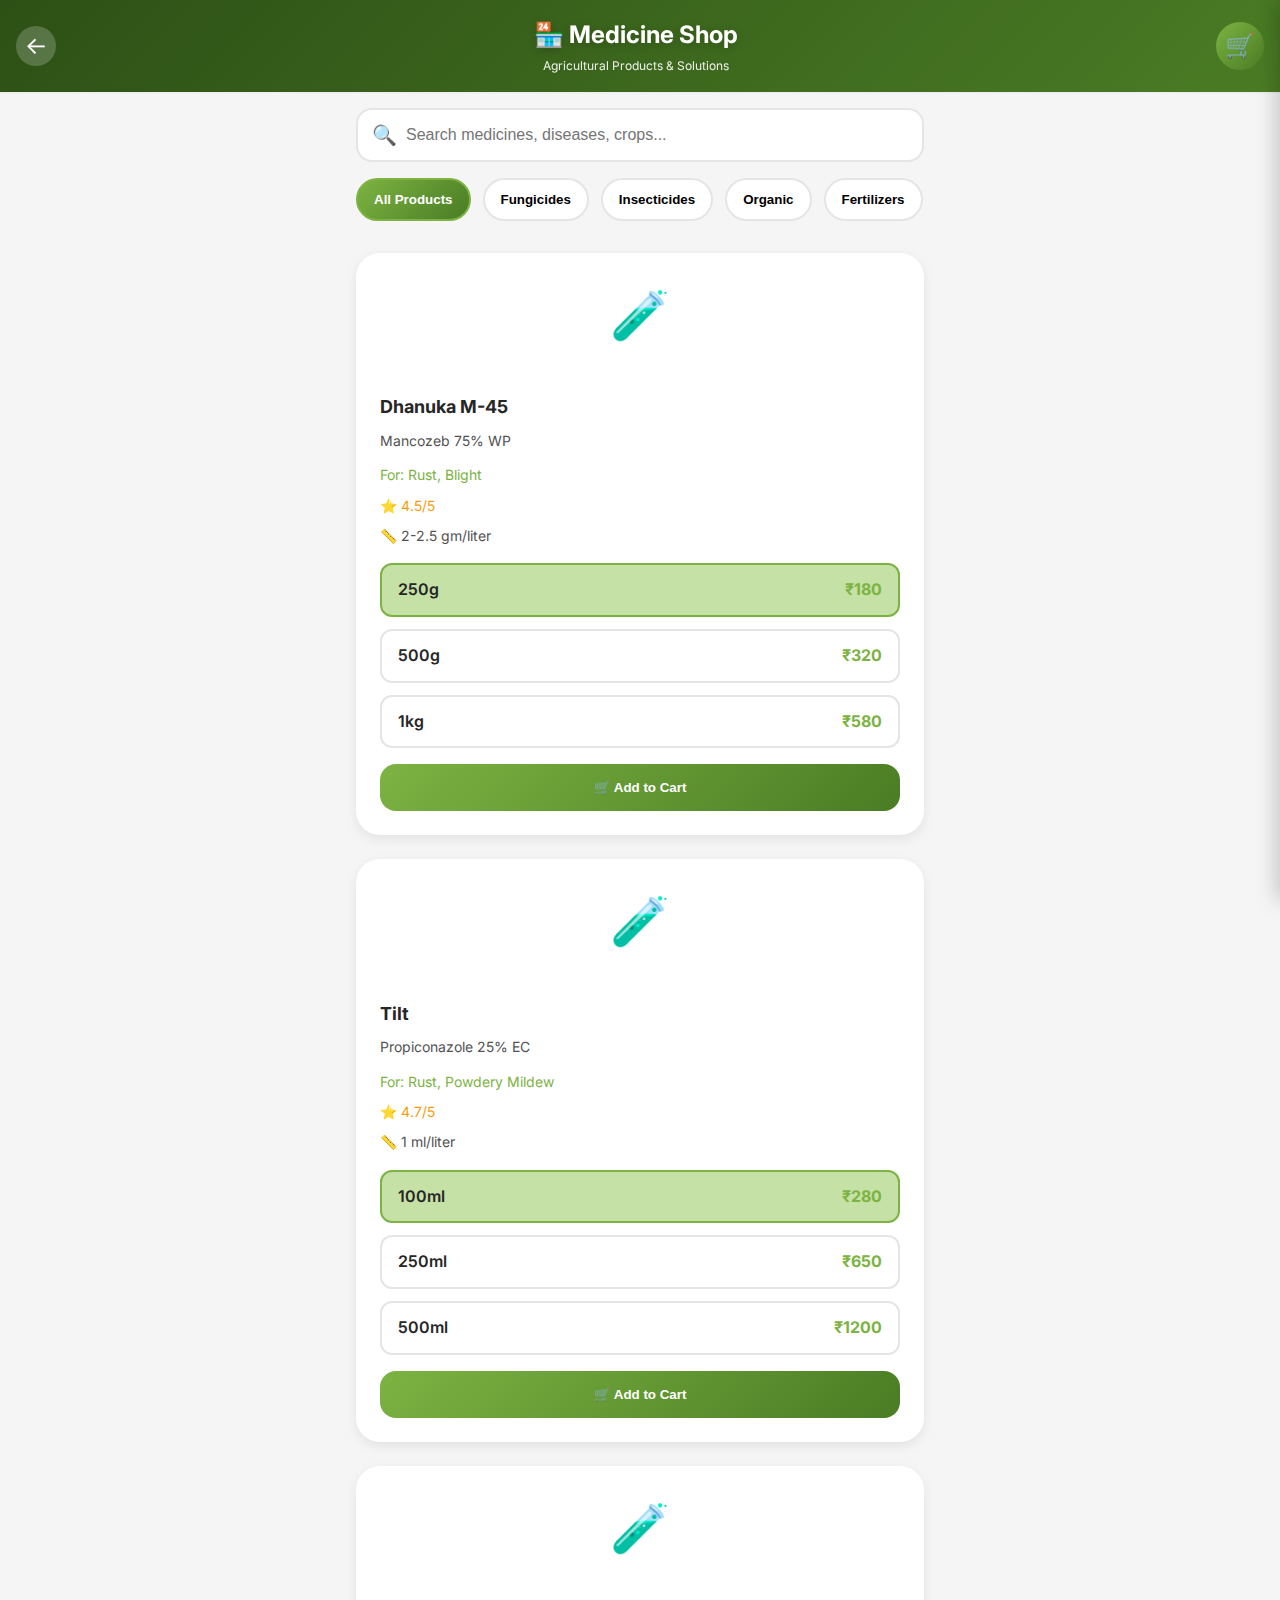
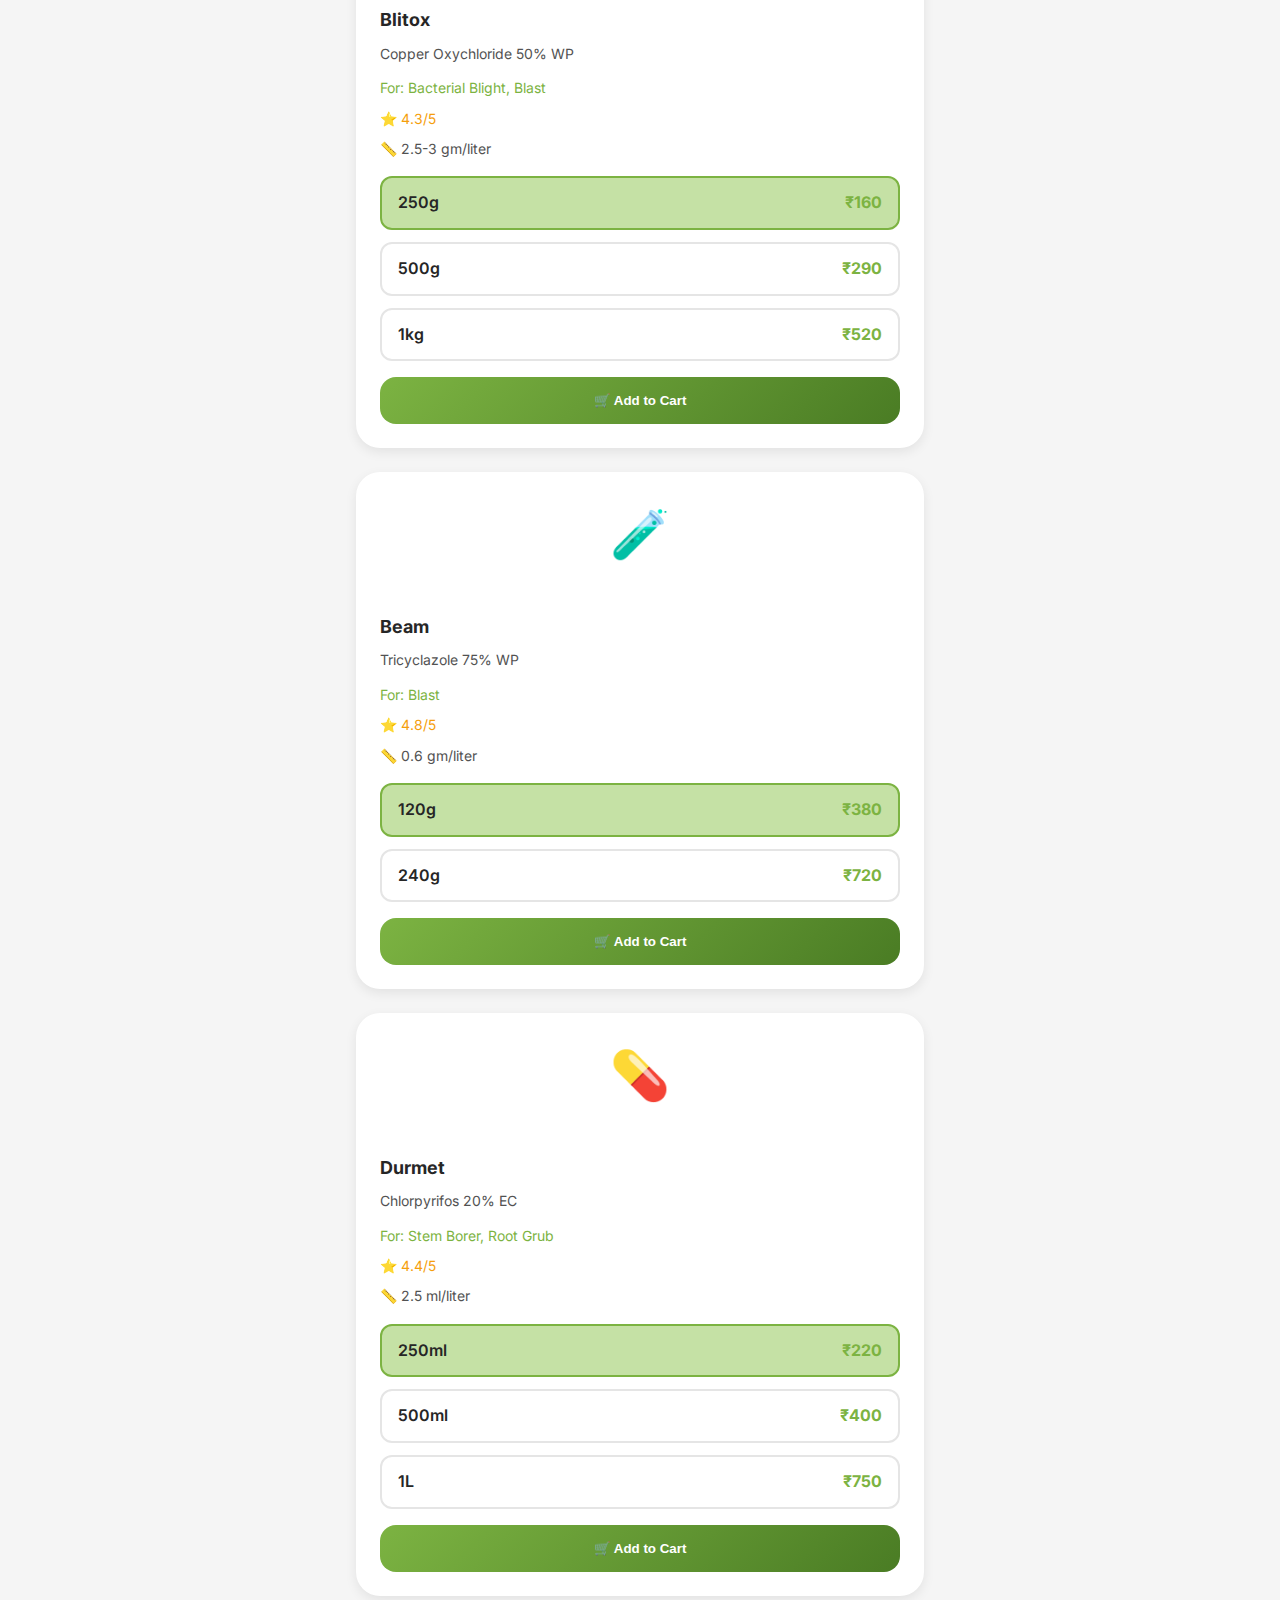
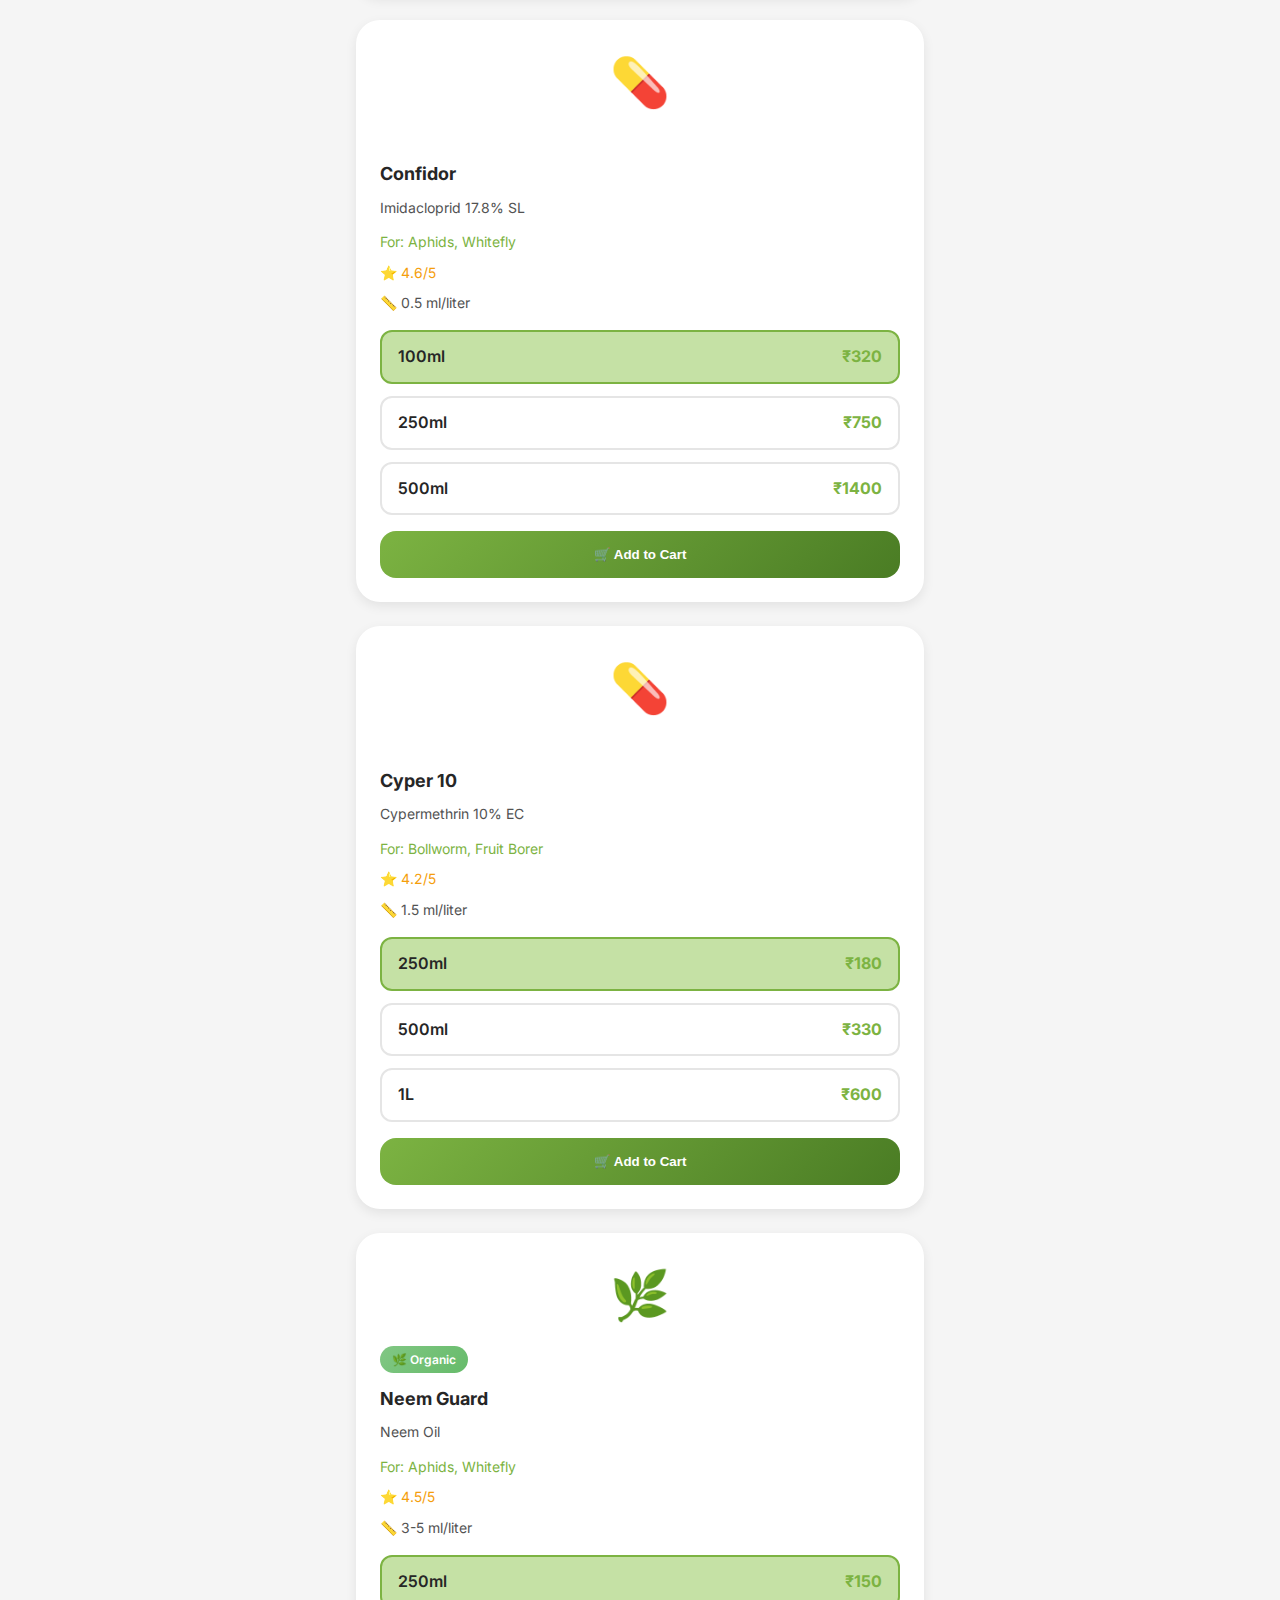
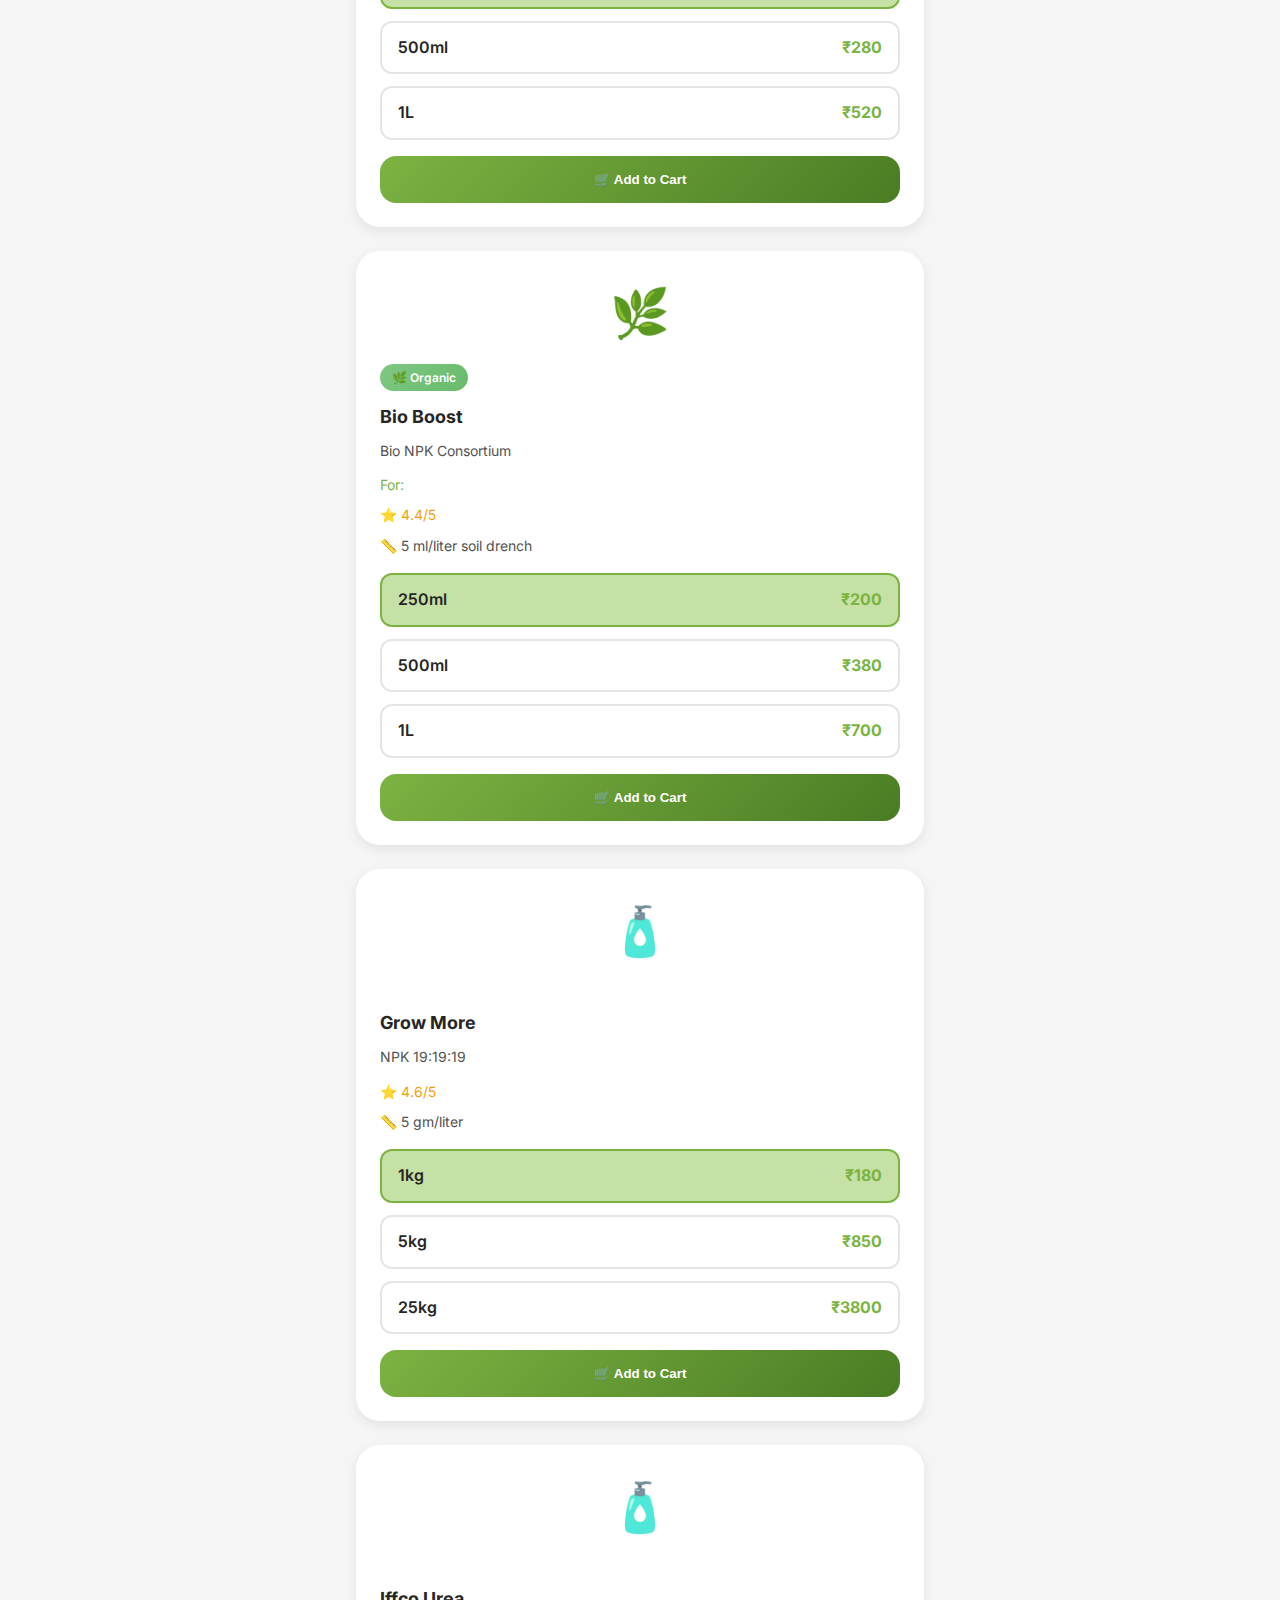
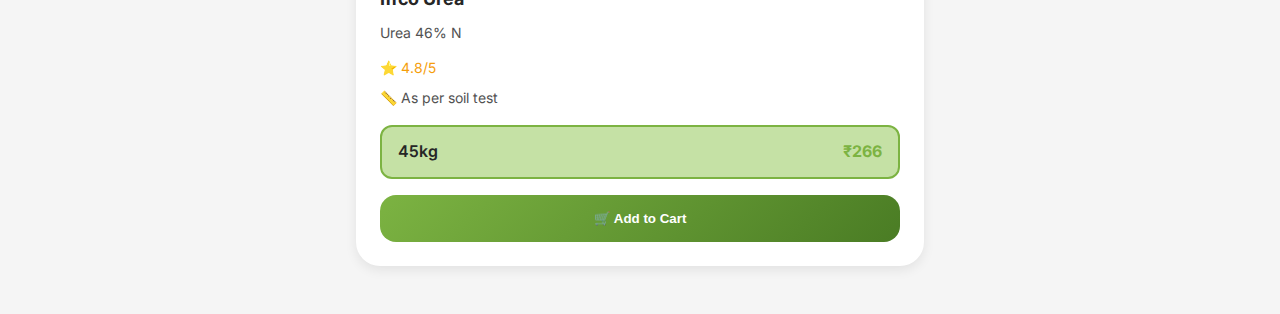
<file: shop.html>
<!DOCTYPE html>
<html lang="en">

<head>
    <meta charset="UTF-8">
    <meta name="viewport" content="width=device-width, initial-scale=1.0">
    <title>Medicine Shop - Kissan AI</title>
    <meta name="description" content="Buy agricultural medicines, pesticides, and fertilizers online">
    <link rel="stylesheet" href="styles.css">
    <link rel="stylesheet" href="shop-styles.css">
    <link rel="preconnect" href="https://fonts.googleapis.com">
    <link rel="preconnect" href="https://fonts.gstatic.com" crossorigin>
    <link href="https://fonts.googleapis.com/css2?family=Inter:wght@400;500;600;700&display=swap" rel="stylesheet">
    <script src="translations.js"></script>
    <script src="medicines-db.js"></script>
    <script src="cart.js"></script>
    <style>
        /* Payment Modal Styles */
        .payment-modal {
            position: fixed;
            top: 0;
            left: 0;
            right: 0;
            bottom: 0;
            z-index: 10000;
            display: flex;
            align-items: center;
            justify-content: center;
            opacity: 0;
            transition: opacity 0.3s ease;
        }

        .payment-modal.show {
            opacity: 1;
        }

        .payment-modal-content {
            background: white;
            border-radius: 16px;
            padding: 24px;
            max-width: 500px;
            width: 90%;
            max-height: 90vh;
            overflow-y: auto;
            position: relative;
            z-index: 10001;
            box-shadow: 0 20px 60px rgba(0, 0, 0, 0.3);
        }

        .payment-overlay {
            position: absolute;
            top: 0;
            left: 0;
            right: 0;
            bottom: 0;
            background: rgba(0, 0, 0, 0.7);
            z-index: 10000;
        }

        .payment-header {
            display: flex;
            justify-content: space-between;
            align-items: center;
            margin-bottom: 20px;
        }

        .close-modal-btn {
            background: #f3f4f6;
            border: none;
            width: 36px;
            height: 36px;
            border-radius: 50%;
            cursor: pointer;
            font-size: 1.25rem;
        }

        .payment-amount {
            text-align: center;
            padding: 20px;
            background: linear-gradient(135deg, #7cb342, #689f38);
            color: white;
            border-radius: 12px;
            margin-bottom: 24px;
            font-size: 1.5rem;
            font-weight: 700;
        }

        .payment-methods {
            display: grid;
            gap: 12px;
            margin-bottom: 20px;
        }

        .payment-method-btn {
            display: flex;
            align-items: center;
            gap: 12px;
            padding: 16px;
            border: 2px solid #e5e7eb;
            border-radius: 12px;
            background: white;
            cursor: pointer;
            transition: all 0.3s ease;
        }

        .payment-method-btn:hover {
            border-color: #7cb342;
            background: #f0f9ff;
            transform: translateY(-2px);
        }

        .payment-icon {
            font-size: 2rem;
        }

        .payment-name {
            flex: 1;
            font-weight: 600;
            font-size: 1.125rem;
        }

        .payment-tag {
            background: #10b981;
            color: white;
            padding: 4px 12px;
            border-radius: 20px;
            font-size: 0.75rem;
            font-weight: 700;
        }

        .payment-note {
            text-align: center;
            color: #6b7280;
            font-size: 0.875rem;
            line-height: 1.6;
        }

        .qr-section {
            text-align: center;
            padding: 20px;
        }

        .upi-qr-code {
            max-width: 300px;
            width: 100%;
            border: 2px solid #e5e7eb;
            border-radius: 12px;
            padding: 10px;
            background: white;
        }

        .upi-id {
            margin: 12px 0;
            font-weight: 600;
            color: #374151;
        }

        .amount-display {
            font-size: 2rem;
            font-weight: 700;
            color: #7cb342;
            margin: 12px 0;
        }

        .payment-actions {
            display: flex;
            gap: 12px;
            margin-top: 20px;
        }

        .payment-done-btn,
        .payment-cancel-btn {
            flex: 1;
            padding: 14px;
            border: none;
            border-radius: 10px;
            font-weight: 700;
            cursor: pointer;
            transition: all 0.3s ease;
        }

        .payment-done-btn {
            background: linear-gradient(135deg, #7cb342, #689f38);
            color: white;
        }

        .payment-cancel-btn {
            background: #f3f4f6;
            color: #374151;
        }

        .shop-quick-card {
            background: linear-gradient(135deg, #f0f9ff 0%, #e0f2fe 100%);
            border-left: 4px solid var(--farmer-accent);
        }

        .shop-features {
            display: grid;
            grid-template-columns: repeat(auto-fit, minmax(150px, 1fr));
            gap: var(--space-md);
            margin-bottom: var(--space-lg);
        }

        .shop-feature {
            text-align: center;
            padding: var(--space-md);
            background: white;
            border-radius: var(--radius-md);
        }

        .feature-icon {
            font-size: 2rem;
            display: block;
            margin-bottom: var(--space-xs);
        }

        .feature-text {
            font-size: 0.875rem;
            color: var(--gray-700);
        }

        .shop-enter-btn {
            display: flex;
            align-items: center;
            justify-content: center;
            gap: var(--space-sm);
            padding: var(--space-md) var(--space-lg);
            background: linear-gradient(135deg, var(--farmer-accent), var(--farmer-secondary));
            color: white;
            text-decoration: none;
            border-radius: var(--radius-lg);
            font-weight: 700;
            transition: all 0.3s ease;
        }

        .shop-enter-btn:hover {
            transform: translateY(-2px);
            box-shadow: 0 8px 16px rgba(124, 179, 66, 0.3);
        }

        .shop-link-btn {
            background: linear-gradient(135deg, var(--farmer-accent), var(--farmer-secondary));
            border: none;
            width: 48px;
            height: 48px;
            border-radius: var(--radius-full);
            font-size: 1.5rem;
            display: flex;
            align-items: center;
            justify-content: center;
            text-decoration: none;
            transition: all 0.3s ease;
        }

        .shop-link-btn:hover {
            transform: scale(1.1);
        }
    </style>
</head>

<body class="shop-page">
    <div class="dashboard-container">
        <!-- Top Header -->
        <header class="dashboard-header farmer-header">
            <a href="farmer.html" class="back-btn">←</a>
            <div class="header-content">
                <h1 class="app-name">🏪 Medicine Shop</h1>
                <p class="subtitle">Agricultural Products & Solutions</p>
            </div>
            <button class="cart-icon-btn" onclick="openCart()">
                🛒
                <span class="cart-badge" id="cartBadge">0</span>
            </button>
        </header>

        <!-- Main Content -->
        <main class="dashboard-main">
            <!-- Search & Filter -->
            <section class="shop-controls">
                <div class="search-box">
                    <span class="search-icon">🔍</span>
                    <input type="text" id="searchInput" placeholder="Search medicines, diseases, crops..." />
                </div>

                <div class="filter-tabs">
                    <button class="filter-tab active" data-category="all">All Products</button>
                    <button class="filter-tab" data-category="fungicides">Fungicides</button>
                    <button class="filter-tab" data-category="insecticides">Insecticides</button>
                    <button class="filter-tab" data-category="organic">Organic</button>
                    <button class="filter-tab" data-category="fertilizers">Fertilizers</button>
                </div>
            </section>

            <!-- Products Grid -->
            <section class="products-grid" id="productsGrid">
                <!-- Products will be loaded here by JavaScript -->
            </section>
        </main>
    </div>

    <!-- Cart Sidebar -->
    <div class="cart-sidebar hidden" id="cartSidebar">
        <div class="cart-header">
            <h2>🛒 Your Cart</h2>
            <button class="close-cart-btn" onclick="closeCart()">✕</button>
        </div>

        <div class="cart-items" id="cartItems">
            <!-- Cart items will be loaded here -->
        </div>

        <div class="cart-footer">
            <div class="cart-total">
                <span>Total Amount:</span>
                <span class="total-price" id="totalPrice">₹0</span>
            </div>
            <button class="checkout-btn" onclick="proceedToCheckout()">
                <span>💳 Pay with Dodo Payments</span>
            </button>
        </div>
    </div>

    <!-- Overlay -->
    <div class="cart-overlay hidden" id="cartOverlay" onclick="closeCart()"></div>

    <script src="shop-payment.js"></script>
</body>

</html>
</file>
<file: styles.css>
/* ===========================
   KISSAN AI - GLOBAL STYLES
   =========================== */

* {
    margin: 0;
    padding: 0;
    box-sizing: border-box;
}

:root {
    /* Farmer Theme Colors - Earthy & Green */
    --farmer-primary: #2d5016;
    --farmer-secondary: #4a7c24;
    --farmer-accent: #7cb342;
    --farmer-light: #c5e1a5;
    --farmer-bg: #f1f8e9;

    /* Mandi Theme Colors - Professional Blue */
    --mandi-primary: #1e3a5f;
    --mandi-secondary: #2c5f8d;
    --mandi-accent: #3b82f6;
    --mandi-light: #93c5fd;
    --mandi-bg: #eff6ff;

    /* Common Colors */
    --white: #ffffff;
    --black: #1a1a1a;
    --gray-100: #f5f5f5;
    --gray-200: #e5e5e5;
    --gray-300: #d4d4d4;
    --gray-600: #525252;
    --gray-800: #262626;

    /* Status Colors */
    --success: #22c55e;
    --warning: #f59e0b;
    --danger: #ef4444;
    --info: #3b82f6;

    /* Shadows */
    --shadow-sm: 0 1px 2px 0 rgba(0, 0, 0, 0.05);
    --shadow-md: 0 4px 6px -1px rgba(0, 0, 0, 0.1);
    --shadow-lg: 0 10px 15px -3px rgba(0, 0, 0, 0.1);
    --shadow-xl: 0 20px 25px -5px rgba(0, 0, 0, 0.1);

    /* Border Radius */
    --radius-sm: 8px;
    --radius-md: 12px;
    --radius-lg: 16px;
    --radius-xl: 24px;
    --radius-full: 9999px;

    /* Spacing */
    --space-xs: 8px;
    --space-sm: 12px;
    --space-md: 16px;
    --space-lg: 24px;
    --space-xl: 32px;

    /* Typography */
    --font-family: 'Inter', -apple-system, BlinkMacSystemFont, 'Segoe UI', sans-serif;
}

body {
    font-family: var(--font-family);
    -webkit-font-smoothing: antialiased;
    -moz-osx-font-smoothing: grayscale;
    background: var(--gray-100);
    color: var(--gray-800);
    line-height: 1.6;
    overflow-x: hidden;
}

/* ===========================
   ROLE SELECTION PAGE
   =========================== */

.role-selection-page {
    background: linear-gradient(135deg, #667eea 0%, #764ba2 100%);
    min-height: 100vh;
    display: flex;
    align-items: center;
    justify-content: center;
    padding: var(--space-md);
}

.container {
    width: 100%;
    max-width: 500px;
    animation: fadeInUp 0.6s ease-out;
}

@keyframes fadeInUp {
    from {
        opacity: 0;
        transform: translateY(30px);
    }

    to {
        opacity: 1;
        transform: translateY(0);
    }
}

.role-header {
    text-align: center;
    margin-bottom: var(--space-xl);
}

.logo-container {
    display: flex;
    align-items: center;
    justify-content: center;
    gap: var(--space-sm);
    margin-bottom: var(--space-sm);
}

.logo-icon {
    font-size: 3rem;
    animation: bounce 2s infinite;
}

@keyframes bounce {

    0%,
    100% {
        transform: translateY(0);
    }

    50% {
        transform: translateY(-10px);
    }
}

.app-name {
    font-size: 2.5rem;
    font-weight: 700;
    color: var(--white);
    text-shadow: 0 2px 10px rgba(0, 0, 0, 0.2);
}

.tagline {
    color: rgba(255, 255, 255, 0.9);
    font-size: 1rem;
    font-weight: 500;
}

.role-selection-container {
    background: var(--white);
    border-radius: var(--radius-xl);
    padding: var(--space-xl);
    box-shadow: var(--shadow-xl);
}

.selection-title {
    font-size: 1.75rem;
    font-weight: 700;
    color: var(--gray-800);
    text-align: center;
    margin-bottom: var(--space-lg);
}

.subtitle-en {
    font-size: 1.25rem;
    color: var(--gray-600);
    font-weight: 500;
}

.role-cards {
    display: flex;
    flex-direction: column;
    gap: var(--space-md);
}

.role-card {
    position: relative;
    display: block;
    background: var(--white);
    border: 3px solid var(--gray-200);
    border-radius: var(--radius-lg);
    padding: var(--space-lg);
    text-decoration: none;
    transition: all 0.3s ease;
    cursor: pointer;
    overflow: hidden;
}

.role-card::before {
    content: '';
    position: absolute;
    top: 0;
    left: -100%;
    width: 100%;
    height: 100%;
    background: linear-gradient(90deg, transparent, rgba(255, 255, 255, 0.3), transparent);
    transition: left 0.5s ease;
}

.role-card:hover::before {
    left: 100%;
}

.role-card:hover {
    transform: translateY(-5px) scale(1.02);
    box-shadow: var(--shadow-xl);
}

.farmer-card {
    border-color: var(--farmer-accent);
    background: linear-gradient(135deg, #f1f8e9 0%, #ffffff 100%);
}

.farmer-card:hover {
    border-color: var(--farmer-primary);
    background: linear-gradient(135deg, #c5e1a5 0%, #f1f8e9 100%);
}

.mandi-card {
    border-color: var(--mandi-accent);
    background: linear-gradient(135deg, #eff6ff 0%, #ffffff 100%);
}

.mandi-card:hover {
    border-color: var(--mandi-primary);
    background: linear-gradient(135deg, #93c5fd 0%, #eff6ff 100%);
}

.card-icon {
    font-size: 4rem;
    text-align: center;
    margin-bottom: var(--space-sm);
}

.card-title {
    font-size: 1.5rem;
    font-weight: 700;
    color: var(--gray-800);
    text-align: center;
    margin-bottom: var(--space-xs);
}

.card-title span {
    font-size: 1.125rem;
    color: var(--gray-600);
    font-weight: 600;
}

.card-desc {
    text-align: center;
    color: var(--gray-600);
    font-size: 0.875rem;
    margin-bottom: var(--space-sm);
}

.card-arrow {
    position: absolute;
    right: var(--space-lg);
    top: 50%;
    transform: translateY(-50%);
    font-size: 1.5rem;
    color: var(--gray-600);
    transition: all 0.3s ease;
}

.role-card:hover .card-arrow {
    right: var(--space-md);
    color: var(--gray-800);
}

.role-footer {
    text-align: center;
    margin-top: var(--space-lg);
    color: var(--white);
    font-size: 0.875rem;
    font-weight: 500;
}

/* ===========================
   DASHBOARD LAYOUT
   =========================== */

.farmer-page {
    background: var(--farmer-bg);
}

.mandi-page {
    background: var(--mandi-bg);
}

.dashboard-container {
    min-height: 100vh;
    padding-bottom: var(--space-xl);
}

.dashboard-header {
    display: flex;
    align-items: center;
    justify-content: space-between;
    padding: var(--space-md);
    background: var(--white);
    box-shadow: var(--shadow-sm);
    position: sticky;
    top: 0;
    z-index: 100;
}

.farmer-header {
    background: linear-gradient(135deg, var(--farmer-primary) 0%, var(--farmer-secondary) 100%);
    color: var(--white);
}

.mandi-header {
    background: linear-gradient(135deg, var(--mandi-primary) 0%, var(--mandi-secondary) 100%);
    color: var(--white);
}

.back-btn {
    font-size: 1.5rem;
    color: var(--white);
    text-decoration: none;
    width: 40px;
    height: 40px;
    display: flex;
    align-items: center;
    justify-content: center;
    border-radius: var(--radius-full);
    background: rgba(255, 255, 255, 0.2);
    transition: all 0.3s ease;
}

.back-btn:hover {
    background: rgba(255, 255, 255, 0.3);
    transform: translateX(-3px);
}

.header-content {
    flex: 1;
    text-align: center;
}

.dashboard-header .app-name {
    font-size: 1.5rem;
    font-weight: 700;
    margin-bottom: 2px;
}

.dashboard-header .subtitle {
    font-size: 0.75rem;
    opacity: 0.9;
}

.profile-icon {
    font-size: 1.5rem;
    width: 40px;
    height: 40px;
    display: flex;
    align-items: center;
    justify-content: center;
    border-radius: var(--radius-full);
    background: rgba(255, 255, 255, 0.2);
}

.dashboard-main {
    padding: var(--space-md);
    max-width: 600px;
    margin: 0 auto;
}

/* ===========================
   CARDS
   =========================== */

.card {
    background: var(--white);
    border-radius: var(--radius-lg);
    padding: var(--space-lg);
    margin-bottom: var(--space-md);
    box-shadow: var(--shadow-md);
    transition: all 0.3s ease;
}

.card:hover {
    box-shadow: var(--shadow-lg);
    transform: translateY(-2px);
}

.card-header {
    display: flex;
    align-items: center;
    justify-content: space-between;
    margin-bottom: var(--space-md);
}

.card-title {
    font-size: 1.25rem;
    font-weight: 700;
    color: var(--gray-800);
}

/* ===========================
   FARMER DASHBOARD SPECIFIC
   =========================== */

.primary-action {
    margin-bottom: var(--space-md);
}

.upload-btn {
    width: 100%;
    background: linear-gradient(135deg, var(--farmer-primary) 0%, var(--farmer-secondary) 100%);
    color: var(--white);
    border: none;
    border-radius: var(--radius-lg);
    padding: var(--space-lg);
    font-size: 1.125rem;
    font-weight: 700;
    cursor: pointer;
    display: flex;
    flex-direction: column;
    align-items: center;
    gap: var(--space-xs);
    transition: all 0.3s ease;
    box-shadow: var(--shadow-md);
}

.upload-btn:hover {
    transform: translateY(-3px);
    box-shadow: var(--shadow-lg);
}

.upload-btn:active {
    transform: translateY(0);
}

.btn-icon {
    font-size: 2.5rem;
}

.btn-text {
    font-size: 1.25rem;
}

.btn-subtext {
    font-size: 0.875rem;
    opacity: 0.9;
}

/* Crop Selection Styles */
.crop-selection-card .card-subtitle {
    font-size: 0.875rem;
    color: var(--gray-600);
    margin-top: 4px;
}

.crop-type-tabs {
    display: grid;
    grid-template-columns: 1fr 1fr;
    gap: var(--space-sm);
    margin-bottom: var(--space-lg);
}

.crop-tab {
    background: var(--gray-100);
    border: 2px solid transparent;
    border-radius: var(--radius-md);
    padding: var(--space-md);
    cursor: pointer;
    display: flex;
    flex-direction: column;
    align-items: center;
    gap: var(--space-xs);
    transition: all 0.3s ease;
    font-family: var(--font-family);
}

.crop-tab:hover {
    background: var(--farmer-light);
    transform: translateY(-2px);
}

.crop-tab.active {
    background: linear-gradient(135deg, var(--farmer-accent) 0%, var(--farmer-secondary) 100%);
    border-color: var(--farmer-primary);
    color: var(--white);
}

.tab-icon {
    font-size: 2rem;
}

.tab-label {
    font-size: 1rem;
    font-weight: 600;
    text-align: center;
    line-height: 1.4;
}

.tab-label small {
    font-size: 0.75rem;
    opacity: 0.9;
}

/* Crop Search Styles */
.crop-search-container {
    position: relative;
    margin-bottom: var(--space-lg);
}

.search-icon {
    position: absolute;
    left: var(--space-md);
    top: 50%;
    transform: translateY(-50%);
    font-size: 1.25rem;
    pointer-events: none;
    z-index: 2;
}

.crop-search-input {
    width: 100%;
    padding: var(--space-md);
    padding-left: calc(var(--space-xl) + var(--space-md));
    padding-right: calc(var(--space-xl) + var(--space-md));
    border: 2px solid var(--gray-200);
    border-radius: var(--radius-md);
    font-size: 1rem;
    font-family: var(--font-family);
    background: var(--white);
    transition: all 0.3s ease;
    outline: none;
}

.crop-search-input::placeholder {
    color: var(--gray-600);
    opacity: 0.7;
}

.crop-search-input:focus {
    border-color: var(--farmer-accent);
    box-shadow: 0 0 0 3px rgba(124, 179, 66, 0.1);
}

.clear-search-btn {
    position: absolute;
    right: var(--space-sm);
    top: 50%;
    transform: translateY(-50%);
    background: var(--gray-300);
    border: none;
    border-radius: var(--radius-full);
    width: 24px;
    height: 24px;
    display: flex;
    align-items: center;
    justify-content: center;
    cursor: pointer;
    font-size: 0.875rem;
    color: var(--gray-800);
    transition: all 0.3s ease;
    z-index: 2;
}

.clear-search-btn:hover {
    background: var(--gray-600);
    color: var(--white);
}

.crop-option-btn.hidden-by-search {
    display: none;
}

.no-results-message {
    text-align: center;
    padding: var(--space-xl);
    color: var(--gray-600);
    font-size: 0.875rem;
}

.crop-options {
    display: grid;
    grid-template-columns: repeat(3, 1fr);
    gap: var(--space-sm);
    margin-bottom: var(--space-md);
    animation: fadeIn 0.3s ease-out;
}

@keyframes fadeIn {
    from {
        opacity: 0;
        transform: translateY(10px);
    }

    to {
        opacity: 1;
        transform: translateY(0);
    }
}

.crop-options.hidden {
    display: none;
}

.crop-option-btn {
    background: var(--white);
    border: 2px solid var(--gray-200);
    border-radius: var(--radius-md);
    padding: var(--space-md);
    cursor: pointer;
    display: flex;
    flex-direction: column;
    align-items: center;
    gap: var(--space-xs);
    transition: all 0.3s ease;
    font-family: var(--font-family);
    position: relative;
    overflow: hidden;
}

.crop-option-btn::before {
    content: '';
    position: absolute;
    top: 0;
    left: 0;
    right: 0;
    bottom: 0;
    background: linear-gradient(135deg, var(--farmer-light) 0%, transparent 100%);
    opacity: 0;
    transition: opacity 0.3s ease;
}

.crop-option-btn:hover {
    border-color: var(--farmer-accent);
    transform: translateY(-3px);
    box-shadow: var(--shadow-md);
}

.crop-option-btn:hover::before {
    opacity: 1;
}

.crop-option-btn.selected {
    background: linear-gradient(135deg, var(--farmer-accent) 0%, var(--farmer-secondary) 100%);
    border-color: var(--farmer-primary);
    color: var(--white);
    box-shadow: var(--shadow-lg);
}

.crop-option-btn.selected::after {
    content: '✓';
    position: absolute;
    top: 4px;
    right: 4px;
    background: var(--white);
    color: var(--farmer-primary);
    width: 20px;
    height: 20px;
    border-radius: var(--radius-full);
    display: flex;
    align-items: center;
    justify-content: center;
    font-size: 0.75rem;
    font-weight: 700;
}

.option-icon {
    font-size: 2rem;
    position: relative;
    z-index: 1;
}

.option-name {
    font-size: 0.75rem;
    font-weight: 600;
    text-align: center;
    line-height: 1.3;
    position: relative;
    z-index: 1;
}

.option-name small {
    font-size: 0.6rem;
    opacity: 0.9;
}

.selected-crop-display {
    text-align: center;
    padding: var(--space-md);
    background: var(--farmer-bg);
    border-radius: var(--radius-md);
    font-size: 0.875rem;
    color: var(--gray-600);
}

.selected-crop-display strong {
    color: var(--farmer-primary);
    font-size: 1rem;
}

/* Confirm Button */
.confirm-crop-btn {
    width: 100%;
    background: linear-gradient(135deg, var(--farmer-primary) 0%, var(--farmer-secondary) 100%);
    color: var(--white);
    border: none;
    border-radius: var(--radius-lg);
    padding: var(--space-lg);
    font-size: 1.125rem;
    font-weight: 700;
    cursor: pointer;
    display: flex;
    flex-direction: column;
    align-items: center;
    gap: var(--space-xs);
    transition: all 0.3s ease;
    box-shadow: var(--shadow-md);
    margin-top: var(--space-lg);
}

.confirm-crop-btn:hover:not(:disabled) {
    transform: translateY(-3px);
    box-shadow: var(--shadow-lg);
}

.confirm-crop-btn:disabled {
    background: var(--gray-300);
    color: var(--gray-600);
    cursor: not-allowed;
    opacity: 0.6;
}

.confirm-crop-btn .btn-icon {
    font-size: 2rem;
}

.confirm-crop-btn .btn-text {
    font-size: 1.125rem;
}

.confirm-crop-btn .btn-subtext {
    font-size: 0.875rem;
    opacity: 0.9;
}

/* Crop Analysis Page Styles */
.selected-crop-info {
    margin-bottom: var(--space-md);
}

.info-badge {
    display: flex;
    align-items: center;
    gap: var(--space-md);
    padding: var(--space-md);
    background: linear-gradient(135deg, var(--farmer-light) 0%, var(--white) 100%);
    border-radius: var(--radius-lg);
    border: 2px solid var(--farmer-accent);
}

.crop-emoji {
    font-size: 3rem;
}

.crop-text {
    display: flex;
    flex-direction: column;
    gap: 4px;
}

.crop-text strong {
    font-size: 1.25rem;
    color: var(--farmer-primary);
}

.crop-text small {
    font-size: 0.75rem;
    color: var(--gray-600);
}

.upload-section .card-subtitle {
    font-size: 0.875rem;
    color: var(--gray-600);
    margin-top: 4px;
}

.upload-area {
    position: relative;
    min-height: 350px;
    border: 3px dashed var(--farmer-accent);
    border-radius: var(--radius-xl);
    padding: var(--space-xl);
    display: flex;
    align-items: center;
    justify-content: center;
    transition: all 0.4s cubic-bezier(0.4, 0, 0.2, 1);
    background: linear-gradient(135deg, rgba(197, 225, 165, 0.1) 0%, rgba(255, 255, 255, 0.5) 100%);
    backdrop-filter: blur(10px);
    cursor: pointer;
}

.upload-area:hover {
    border-color: var(--farmer-secondary);
    background: linear-gradient(135deg, rgba(197, 225, 165, 0.2) 0%, rgba(255, 255, 255, 0.8) 100%);
    transform: translateY(-3px);
    box-shadow: 0 15px 30px rgba(124, 179, 66, 0.2);
}

.upload-placeholder {
    text-align: center;
    width: 100%;
}

.upload-icon {
    font-size: 5rem;
    margin-bottom: var(--space-lg);
    animation: pulse 2s ease-in-out infinite;
    filter: drop-shadow(0 4px 8px rgba(0, 0, 0, 0.1));
}

@keyframes pulse {

    0%,
    100% {
        transform: scale(1);
        opacity: 0.9;
    }

    50% {
        transform: scale(1.05);
        opacity: 1;
    }
}

.upload-placeholder h3 {
    font-size: 1.5rem;
    font-weight: 700;
    color: var(--farmer-primary);
    margin-bottom: var(--space-xs);
    text-shadow: 0 2px 4px rgba(0, 0, 0, 0.05);
}

.upload-placeholder p {
    color: var(--gray-600);
    font-size: 1rem;
    margin-bottom: var(--space-xl);
    font-weight: 500;
}

.upload-trigger-btn {
    background: linear-gradient(135deg, var(--farmer-accent) 0%, var(--farmer-secondary) 100%);
    color: var(--white);
    border: none;
    border-radius: var(--radius-lg);
    padding: var(--space-lg) var(--space-xl);
    font-size: 1.125rem;
    font-weight: 700;
    cursor: pointer;
    transition: all 0.3s cubic-bezier(0.4, 0, 0.2, 1);
    box-shadow: 0 4px 12px rgba(124, 179, 66, 0.3);
    position: relative;
    overflow: hidden;
}

.upload-trigger-btn::before {
    content: '';
    position: absolute;
    top: 50%;
    left: 50%;
    width: 0;
    height: 0;
    border-radius: 50%;
    background: rgba(255, 255, 255, 0.3);
    transform: translate(-50%, -50%);
    transition: width 0.6s, height 0.6s;
}

.upload-trigger-btn:hover::before {
    width: 300px;
    height: 300px;
}

.upload-trigger-btn:hover {
    background: linear-gradient(135deg, var(--farmer-secondary) 0%, var(--farmer-primary) 100%);
    transform: translateY(-3px) scale(1.02);
    box-shadow: 0 8px 20px rgba(124, 179, 66, 0.4);
}

.upload-trigger-btn:active {
    transform: translateY(-1px) scale(0.98);
}

.image-preview {
    position: relative;
    width: 100%;
    max-width: 450px;
    animation: fadeInScale 0.5s ease-out;
}

@keyframes fadeInScale {
    from {
        opacity: 0;
        transform: scale(0.95);
    }

    to {
        opacity: 1;
        transform: scale(1);
    }
}

.image-preview img {
    width: 100%;
    height: auto;
    border-radius: var(--radius-lg);
    box-shadow: 0 20px 40px rgba(0, 0, 0, 0.15);
    border: 4px solid var(--white);
}

.remove-image-btn {
    position: absolute;
    top: -12px;
    right: -12px;
    background: linear-gradient(135deg, #ef4444 0%, #dc2626 100%);
    color: var(--white);
    border: 4px solid var(--white);
    border-radius: var(--radius-full);
    width: 48px;
    height: 48px;
    display: flex;
    align-items: center;
    justify-content: center;
    cursor: pointer;
    font-size: 1.5rem;
    font-weight: 700;
    transition: all 0.3s ease;
    box-shadow: 0 4px 12px rgba(239, 68, 68, 0.4);
}

.remove-image-btn:hover {
    background: linear-gradient(135deg, #dc2626 0%, #b91c1c 100%);
    transform: scale(1.15) rotate(90deg);
    box-shadow: 0 6px 16px rgba(239, 68, 68, 0.5);
}

.analyze-btn {
    width: 100%;
    background: linear-gradient(135deg, #3b82f6 0%, #2563eb 100%);
    color: var(--white);
    border: none;
    border-radius: var(--radius-lg);
    padding: var(--space-xl);
    font-size: 1.25rem;
    font-weight: 700;
    cursor: pointer;
    display: flex;
    flex-direction: column;
    align-items: center;
    gap: var(--space-xs);
    transition: all 0.3s cubic-bezier(0.4, 0, 0.2, 1);
    box-shadow: 0 8px 16px rgba(59, 130, 246, 0.3);
    margin-top: var(--space-xl);
    position: relative;
    overflow: hidden;
}

.analyze-btn::before {
    content: '';
    position: absolute;
    top: 0;
    left: -100%;
    width: 100%;
    height: 100%;
    background: linear-gradient(90deg, transparent, rgba(255, 255, 255, 0.2), transparent);
    transition: left 0.5s;
}

.analyze-btn:hover::before {
    left: 100%;
}

.analyze-btn:hover:not(:disabled) {
    transform: translateY(-4px);
    box-shadow: 0 12px 24px rgba(59, 130, 246, 0.4);
    background: linear-gradient(135deg, #2563eb 0%, #1d4ed8 100%);
}

.analyze-btn:active:not(:disabled) {
    transform: translateY(-2px);
}

.analyze-btn:disabled {
    background: linear-gradient(135deg, var(--gray-300) 0%, var(--gray-400) 100%);
    color: var(--gray-600);
    cursor: not-allowed;
    opacity: 0.6;
    box-shadow: none;
}

.analyze-btn .btn-icon {
    font-size: 2.5rem;
}

.analyze-btn .btn-text {
    font-size: 1.25rem;
}

.analyze-btn .btn-subtext {
    font-size: 0.875rem;
    opacity: 0.9;
}

.prevention-tips {
    margin-top: var(--space-lg);
    background: #eff6ff;
    padding: var(--space-md);
    border-radius: var(--radius-md);
    border-left: 4px solid var(--info);
}

.prevention-title {
    font-size: 1rem;
    font-weight: 700;
    color: var(--gray-800);
    margin-bottom: 4px;
}

.prevention-subtitle,
.advice-subtitle {
    font-size: 0.75rem;
    color: var(--gray-600);
    margin-bottom: var(--space-sm);
}

.prevention-list {
    list-style: none;
    padding: 0;
}

.prevention-list li {
    padding: var(--space-xs) 0;
    padding-left: var(--space-lg);
    position: relative;
    color: var(--gray-700);
}

.prevention-list li::before {
    content: '🛡️';
    position: absolute;
    left: 0;
}

.action-buttons {
    display: flex;
    gap: var(--space-md);
    margin-top: var(--space-lg);
    padding: var(--space-md) 0;
}

.primary-btn,
.secondary-btn {
    flex: 1;
    padding: var(--space-md) var(--space-lg);
    border: none;
    border-radius: var(--radius-md);
    font-size: 1rem;
    font-weight: 600;
    cursor: pointer;
    transition: all 0.3s ease;
}

.primary-btn {
    background: var(--farmer-accent);
    color: var(--white);
}

.primary-btn:hover {
    background: var(--farmer-secondary);
    transform: translateY(-2px);
}

.secondary-btn {
    background: var(--white);
    color: var(--farmer-primary);
    border: 2px solid var(--farmer-accent);
}

.secondary-btn:hover {
    background: var(--farmer-light);
    transform: translateY(-2px);
}

.status-badge {
    display: inline-flex;
    align-items: center;
    gap: 4px;
    padding: 4px 12px;
    border-radius: var(--radius-full);
    font-size: 0.75rem;
    font-weight: 600;
}

.ai-verified {
    background: #dbeafe;
    color: var(--info);
}

.disease-result {
    display: flex;
    flex-direction: column;
    gap: var(--space-md);
}

.disease-name {
    font-size: 1.125rem;
    font-weight: 700;
    color: var(--gray-800);
    margin-bottom: var(--space-xs);
}

.severity-indicator {
    display: inline-flex;
    align-items: center;
    gap: var(--space-xs);
    padding: 6px 12px;
    border-radius: var(--radius-full);
    font-size: 0.875rem;
    font-weight: 600;
}

.severity-dot {
    width: 8px;
    height: 8px;
    border-radius: var(--radius-full);
}

.severity-low {
    background: #dcfce7;
    color: var(--success);
}

.severity-low .severity-dot {
    background: var(--success);
}

.severity-medium {
    background: #fef3c7;
    color: var(--warning);
}

.severity-medium .severity-dot {
    background: var(--warning);
}

.severity-high {
    background: #fee2e2;
    color: var(--danger);
}

.severity-high .severity-dot {
    background: var(--danger);
}

.treatment-advice {
    background: var(--gray-100);
    padding: var(--space-md);
    border-radius: var(--radius-md);
}

.advice-title {
    font-size: 1rem;
    font-weight: 700;
    margin-bottom: var(--space-sm);
}

.advice-list {
    list-style: none;
    padding: 0;
}

.advice-list li {
    padding: var(--space-xs) 0;
    padding-left: var(--space-lg);
    position: relative;
}

.advice-list li::before {
    content: '✓';
    position: absolute;
    left: 0;
    color: var(--success);
    font-weight: 700;
}

.soil-score {
    text-align: center;
    margin-bottom: var(--space-xl);
}

.score-circle {
    width: 160px;
    height: 160px;
    border-radius: var(--radius-full);
    background: linear-gradient(135deg, #7cb342 0%, #558b2f 50%, #33691e 100%);
    color: var(--white);
    display: flex;
    flex-direction: column;
    align-items: center;
    justify-content: center;
    margin: 0 auto;
    box-shadow: 0 15px 35px rgba(124, 179, 66, 0.4);
    position: relative;
    animation: score-pulse 3s ease-in-out infinite;
    border: 6px solid rgba(255, 255, 255, 0.3);
}

@keyframes score-pulse {

    0%,
    100% {
        transform: scale(1);
        box-shadow: 0 15px 35px rgba(124, 179, 66, 0.4);
    }

    50% {
        transform: scale(1.05);
        box-shadow: 0 20px 45px rgba(124, 179, 66, 0.5);
    }
}

.score-circle::before {
    content: '';
    position: absolute;
    inset: -8px;
    border-radius: var(--radius-full);
    background: linear-gradient(135deg, rgba(124, 179, 66, 0.2), transparent);
    z-index: -1;
    animation: rotate-border 6s linear infinite;
}

@keyframes rotate-border {
    from {
        transform: rotate(0deg);
    }

    to {
        transform: rotate(360deg);
    }
}

.score-value {
    font-size: 3.5rem;
    font-weight: 800;
    text-shadow: 0 4px 12px rgba(0, 0, 0, 0.3);
    animation: count-up 2s ease-out;
}

@keyframes count-up {
    from {
        opacity: 0;
        transform: translateY(10px);
    }

    to {
        opacity: 1;
        transform: translateY(0);
    }
}

.score-label {
    font-size: 0.875rem;
    opacity: 0.95;
    font-weight: 600;
    letter-spacing: 0.5px;
    text-transform: uppercase;
}

.soil-metrics {
    display: grid;
    grid-template-columns: repeat(3, 1fr);
    gap: var(--space-lg);
}

.metric {
    text-align: center;
    padding: var(--space-lg);
    background: linear-gradient(135deg, rgba(197, 225, 165, 0.15) 0%, rgba(255, 255, 255, 0.95) 100%);
    border-radius: var(--radius-lg);
    display: flex;
    flex-direction: column;
    gap: var(--space-sm);
    border: 2px solid rgba(124, 179, 66, 0.2);
    backdrop-filter: blur(10px);
    transition: all 0.3s cubic-bezier(0.4, 0, 0.2, 1);
    position: relative;
    overflow: hidden;
}

.metric::before {
    content: '';
    position: absolute;
    top: 0;
    left: -100%;
    width: 100%;
    height: 100%;
    background: linear-gradient(90deg, transparent, rgba(124, 179, 66, 0.1), transparent);
    transition: left 0.5s;
}

.metric:hover::before {
    left: 100%;
}

.metric:hover {
    transform: translateY(-5px);
    border-color: var(--farmer-accent);
    box-shadow: 0 10px 25px rgba(124, 179, 66, 0.2);
    background: linear-gradient(135deg, rgba(197, 225, 165, 0.25) 0%, rgba(255, 255, 255, 1) 100%);
}

.metric-icon {
    font-size: 3rem;
    filter: drop-shadow(0 4px 8px rgba(0, 0, 0, 0.1));
    animation: metric-bounce 2s ease-in-out infinite;
}

.metric:nth-child(1) .metric-icon {
    animation-delay: 0s;
}

.metric:nth-child(2) .metric-icon {
    animation-delay: 0.2s;
}

.metric:nth-child(3) .metric-icon {
    animation-delay: 0.4s;
}

@keyframes metric-bounce {

    0%,
    100% {
        transform: translateY(0);
    }

    50% {
        transform: translateY(-8px);
    }
}

.metric-label {
    font-weight: 700;
    font-size: 1rem;
    color: var(--farmer-primary);
}

.coming-soon {
    font-size: 0.8rem;
    color: var(--gray-600);
    font-style: italic;
    font-weight: 500;
    padding: var(--space-xs) var(--space-sm);
    background: rgba(124, 179, 66, 0.1);
    border-radius: var(--radius-full);
    display: inline-block;
}

.action-btn {
    width: 100%;
    background: var(--farmer-accent);
    color: var(--white);
    border: none;
    border-radius: var(--radius-md);
    padding: var(--space-md);
    font-size: 1rem;
    font-weight: 600;
    cursor: pointer;
    display: flex;
    align-items: center;
    justify-content: center;
    gap: var(--space-xs);
    transition: all 0.3s ease;
    margin-bottom: var(--space-md);
}

.action-btn:hover {
    background: var(--farmer-secondary);
    transform: translateY(-2px);
}

.buyers-list {
    display: flex;
    flex-direction: column;
    gap: var(--space-sm);
}

.buyer-item {
    display: flex;
    align-items: center;
    justify-content: space-between;
    padding: var(--space-md);
    background: var(--gray-100);
    border-radius: var(--radius-md);
}

.buyer-name {
    font-weight: 700;
    color: var(--gray-800);
}

.buyer-location {
    font-size: 0.875rem;
    color: var(--gray-600);
}

.contact-btn {
    padding: var(--space-xs) var(--space-md);
    background: var(--farmer-primary);
    color: var(--white);
    text-decoration: none;
    border-radius: var(--radius-md);
    font-size: 0.875rem;
    font-weight: 600;
    transition: all 0.3s ease;
}

.contact-btn:hover {
    background: var(--farmer-secondary);
    transform: scale(1.05);
}

.summary-item {
    display: flex;
    justify-content: space-between;
    padding: var(--space-md) 0;
    border-bottom: 1px solid var(--gray-200);
}

.summary-item:last-child {
    border-bottom: none;
}

.summary-label {
    font-weight: 600;
    color: var(--gray-600);
}

.summary-value {
    font-weight: 700;
    color: var(--gray-800);
}

.health-good {
    color: var(--success);
}

/* ===========================
   MANDI DASHBOARD SPECIFIC
   =========================== */

.filter-btn {
    background: none;
    border: 2px solid var(--mandi-accent);
    color: var(--mandi-accent);
    width: 40px;
    height: 40px;
    border-radius: var(--radius-md);
    font-size: 1.25rem;
    cursor: pointer;
    transition: all 0.3s ease;
}

.filter-btn:hover {
    background: var(--mandi-accent);
    color: var(--white);
}

.crop-item {
    padding: var(--space-md);
    background: var(--gray-100);
    border-radius: var(--radius-md);
    margin-bottom: var(--space-md);
    border: 2px solid transparent;
    transition: all 0.3s ease;
}

.crop-item:hover {
    border-color: var(--mandi-accent);
    background: var(--white);
}

.crop-header {
    display: flex;
    align-items: flex-start;
    gap: var(--space-md);
    margin-bottom: var(--space-sm);
}

.crop-icon {
    font-size: 2.5rem;
}

.crop-details {
    flex: 1;
}

.crop-type {
    font-size: 1.125rem;
    font-weight: 700;
    color: var(--gray-800);
    margin-bottom: 4px;
}

.crop-quantity {
    font-size: 0.875rem;
    color: var(--gray-600);
}

.health-badge {
    display: inline-flex;
    align-items: center;
    gap: 4px;
    padding: 6px 12px;
    border-radius: var(--radius-full);
    font-size: 0.75rem;
    font-weight: 600;
}

.health-dot {
    width: 6px;
    height: 6px;
    border-radius: var(--radius-full);
}

.health-excellent {
    background: #dcfce7;
    color: var(--success);
}

.health-excellent .health-dot {
    background: var(--success);
}

.health-good {
    background: #dbeafe;
    color: var(--info);
}

.health-good .health-dot {
    background: var(--info);
}

.crop-meta {
    display: flex;
    align-items: center;
    gap: var(--space-md);
    margin-bottom: var(--space-md);
    font-size: 0.875rem;
}

.crop-location {
    color: var(--gray-600);
}

.ai-badge {
    color: var(--info);
    font-weight: 600;
}

.crop-actions {
    display: grid;
    grid-template-columns: 1fr 1fr;
    gap: var(--space-sm);
}

.call-btn {
    background: var(--success);
    width: auto;
    margin: 0;
}

.call-btn:hover {
    background: #16a34a;
}

.message-btn {
    background: var(--mandi-accent);
    width: auto;
    margin: 0;
}

.message-btn:hover {
    background: var(--mandi-primary);
}

.deals-count {
    background: var(--mandi-accent);
    color: var(--white);
    padding: 4px 12px;
    border-radius: var(--radius-full);
    font-size: 0.75rem;
    font-weight: 600;
}

.deal-item {
    padding: var(--space-md);
    background: var(--gray-100);
    border-radius: var(--radius-md);
    margin-bottom: var(--space-sm);
}

.deal-item:last-child {
    margin-bottom: 0;
}

.deal-header {
    display: flex;
    justify-content: space-between;
    align-items: center;
    margin-bottom: var(--space-xs);
}

.deal-crop {
    font-weight: 700;
    color: var(--gray-800);
}

.deal-status {
    padding: 4px 12px;
    border-radius: var(--radius-full);
    font-size: 0.75rem;
    font-weight: 600;
}

.status-ongoing {
    background: #fef3c7;
    color: var(--warning);
}

.status-completed {
    background: #dcfce7;
    color: var(--success);
}

.deal-farmer,
.deal-date {
    font-size: 0.875rem;
    color: var(--gray-600);
}

.earnings-grid {
    display: flex;
    flex-direction: column;
    gap: var(--space-md);
    margin-bottom: var(--space-lg);
}

.earnings-item {
    display: flex;
    flex-direction: column;
    gap: 4px;
}

.earnings-label {
    font-size: 0.875rem;
    color: var(--gray-600);
    font-weight: 500;
}

.earnings-value {
    font-size: 1.75rem;
    font-weight: 700;
    color: var(--gray-800);
}

.earnings-value.commission {
    color: var(--danger);
}

.earnings-value.net {
    color: var(--success);
}

.earnings-divider {
    height: 1px;
    background: var(--gray-200);
}

.earnings-chart {
    background: var(--gray-100);
    padding: var(--space-md);
    border-radius: var(--radius-md);
}

.chart-label {
    font-size: 0.875rem;
    font-weight: 600;
    color: var(--gray-800);
    margin-bottom: var(--space-sm);
}

.chart-bar {
    height: 12px;
    background: var(--gray-200);
    border-radius: var(--radius-full);
    overflow: hidden;
    margin-bottom: var(--space-xs);
}

.chart-fill {
    height: 100%;
    background: linear-gradient(90deg, var(--mandi-accent) 0%, var(--mandi-secondary) 100%);
    border-radius: var(--radius-full);
    transition: width 1s ease;
}

.chart-text {
    font-size: 0.75rem;
    color: var(--gray-600);
    text-align: center;
}

/* ===========================
   RESPONSIVE DESIGN
   =========================== */

@media (max-width: 480px) {
    .app-name {
        font-size: 2rem;
    }

    .selection-title {
        font-size: 1.5rem;
    }

    .card-icon {
        font-size: 3rem;
    }

    .card-title {
        font-size: 1.25rem;
    }

    .btn-icon {
        font-size: 2rem;
    }

    .soil-metrics {
        grid-template-columns: 1fr;
    }

    .crop-actions {
        grid-template-columns: 1fr;
    }

    /* Crop selection responsive */
    .crop-options {
        grid-template-columns: repeat(2, 1fr);
    }

    .crop-option-btn {
        padding: var(--space-sm);
    }

    .option-icon {
        font-size: 1.5rem;
    }

    .option-name {
        font-size: 0.7rem;
    }
}

/* ===========================
   ACCESSIBILITY
   =========================== */

@media (prefers-reduced-motion: reduce) {

    *,
    *::before,
    *::after {
        animation-duration: 0.01ms !important;
        animation-iteration-count: 1 !important;
        transition-duration: 0.01ms !important;
    }
}

/* Focus styles for keyboard navigation */
a:focus-visible,
button:focus-visible {
    outline: 3px solid var(--info);
    outline-offset: 2px;
}

/* High contrast mode support */
@media (prefers-contrast: high) {
    .card {
        border: 2px solid var(--gray-800);
    }
}
</file>
<file: shop-styles.css>
/* ===========================
   MEDICINE SHOP
   =========================== */

/* Shop Controls */
.shop-controls {
    margin-bottom: var(--space-xl);
}

.search-box {
    position: relative;
    margin-bottom: var(--space-md);
}

.search-box .search-icon {
    position: absolute;
    left: var(--space-md);
    top: 50%;
    transform: translateY(-50%);
    font-size: 1.25rem;
    z-index: 2;
}

.search-box input {
    width: 100%;
    padding: var(--space-md) var(--space-md) var(--space-md) calc(var(--space-xl) + var(--space-md));
    border: 2px solid var(--gray-200);
    border-radius: var(--radius-lg);
    font-size: 1rem;
    outline: none;
    transition: border-color 0.3s ease;
}

.search-box input:focus {
    border-color: var(--farmer-accent);
}

.filter-tabs {
    display: flex;
    gap: var(--space-sm);
    flex-wrap: wrap;
}

.filter-tab {
    padding: var(--space-sm) var(--space-md);
    border: 2px solid var(--gray-200);
    border-radius: var(--radius-full);
    background: var(--white);
    cursor: pointer;
    font-weight: 600;
    transition: all 0.3s ease;
}

.filter-tab:hover {
    border-color: var(--farmer-accent);
    background: var(--farmer-light);
}

.filter-tab.active {
    background: linear-gradient(135deg, var(--farmer-accent) 0%, var(--farmer-secondary) 100%);
    color: var(--white);
    border-color: var(--farmer-accent);
}

/* Products Grid */
.products-grid {
    display: grid;
    grid-template-columns: repeat(auto-fill, minmax(280px, 1fr));
    gap: var(--space-lg);
}

.product-card {
    background: var(--white);
    border-radius: var(--radius-xl);
    padding: var(--space-lg);
    box-shadow: 0 4px 12px rgba(0, 0, 0, 0.08);
    transition: all 0.3s ease;
    position: relative;
    overflow: hidden;
}

.product-card::before {
    content: '';
    position: absolute;
    top: 0;
    left: 0;
    right: 0;
    height: 4px;
    background: linear-gradient(90deg, var(--farmer-accent), var(--farmer-secondary));
    opacity: 0;
    transition: opacity 0.3s ease;
}

.product-card:hover {
    transform: translateY(-4px);
    box-shadow: 0 8px 24px rgba(0, 0, 0, 0.12);
}

.product-card:hover::before {
    opacity: 1;
}

.product-icon {
    font-size: 3rem;
    text-align: center;
    margin-bottom: var(--space-sm);
}

.product-badge {
    display: inline-block;
    padding: 4px 12px;
    border-radius: var(--radius-full);
    font-size: 0.75rem;
    font-weight: 600;
    margin-bottom: var(--space-sm);
}

.organic-badge {
    background: linear-gradient(135deg, #81c784, #66bb6a);
    color: var(--white);
}

.product-name {
    font-size: 1.125rem;
    font-weight: 700;
    margin-bottom: var(--space-xs);
    color: var(--gray-900);
}

.product-generic {
    font-size: 0.875rem;
    color: var(--gray-600);
    margin-bottom: var(--space-sm);
}

.product-use {
    font-size: 0.875rem;
    color: var(--farmer-accent);
    margin-bottom: var(--space-xs);
}

.product-rating {
    font-size: 0.875rem;
    color: #f59e0b;
    margin-bottom: var(--space-xs);
}

.product-dosage {
    font-size: 0.875rem;
    color: var(--gray-600);
    margin-bottom: var(--space-md);
}

/* Pack Selector */
.pack-selector {
    display: flex;
    flex-direction: column;
    gap: var(--space-sm);
    margin-bottom: var(--space-md);
}

.pack-option {
    cursor: pointer;
}

.pack-option input[type="radio"] {
    display: none;
}

.pack-label {
    display: flex;
    justify-content: space-between;
    align-items: center;
    padding: var(--space-sm) var(--space-md);
    border: 2px solid var(--gray-200);
    border-radius: var(--radius-md);
    transition: all 0.3s ease;
}

.pack-option input:checked+.pack-label {
    border-color: var(--farmer-accent);
    background: var(--farmer-light);
}

.pack-size {
    font-weight: 600;
    color: var(--gray-800);
}

.pack-price {
    font-weight: 700;
    color: var(--farmer-accent);
}

/* Add to Cart Button */
.add-to-cart-btn {
    width: 100%;
    padding: var(--space-md);
    border: none;
    border-radius: var(--radius-lg);
    background: linear-gradient(135deg, var(--farmer-accent) 0%, var(--farmer-secondary) 100%);
    color: var(--white);
    font-weight: 700;
    cursor: pointer;
    transition: all 0.3s ease;
}

.add-to-cart-btn:hover {
    transform: scale(1.02);
    box-shadow: 0 4px 12px rgba(124, 179, 66, 0.3);
}

/* Cart Icon Button */
.cart-icon-btn {
    position: relative;
    background: linear-gradient(135deg, var(--farmer-accent), var(--farmer-secondary));
    border: none;
    width: 48px;
    height: 48px;
    border-radius: var(--radius-full);
    font-size: 1.5rem;
    cursor: pointer;
    display: flex;
    align-items: center;
    justify-content: center;
    transition: all 0.3s ease;
}

.cart-icon-btn:hover {
    transform: scale(1.1);
}

.cart-badge {
    position: absolute;
    top: -4px;
    right: -4px;
    background: #ef4444;
    color: var(--white);
    width: 20px;
    height: 20px;
    border-radius: var(--radius-full);
    font-size: 0.75rem;
    font-weight: 700;
    display: none;
    align-items: center;
    justify-content: center;
}

/* Cart Sidebar */
.cart-sidebar {
    position: fixed;
    right: 0;
    top: 0;
    bottom: 0;
    width: 400px;
    max-width: 90vw;
    background: var(--white);
    box-shadow: -4px 0 20px rgba(0, 0, 0, 0.2);
    z-index: 1001;
    display: flex;
    flex-direction: column;
    transition: transform 0.3s ease;
}

.cart-sidebar.hidden {
    transform: translateX(100%);
}

.cart-header {
    padding: var(--space-lg);
    border-bottom: 1px solid var(--gray-200);
    display: flex;
    justify-content: space-between;
    align-items: center;
}

.cart-header h2 {
    margin: 0;
    font-size: 1.5rem;
}

.close-cart-btn {
    background: var(--gray-100);
    border: none;
    width: 36px;
    height: 36px;
    border-radius: var(--radius-full);
    font-size: 1.25rem;
    cursor: pointer;
    transition: all 0.3s ease;
}

.close-cart-btn:hover {
    background: var(--gray-200);
    transform: rotate(90deg);
}

.cart-items {
    flex: 1;
    overflow-y: auto;
    padding: var(--space-lg);
}

.cart-item {
    display: flex;
    justify-content: space-between;
    padding: var(--space-md);
    border-bottom: 1px solid var(--gray-200);
    margin-bottom: var(--space-md);
}

.cart-item-info h4 {
    margin: 0 0 var(--space-xs) 0;
    font-size: 1rem;
}

.cart-item-info p {
    margin: 0;
    font-size: 0.875rem;
    color: var(--gray-600);
}

.cart-item-price {
    font-weight: 700;
    color: var(--farmer-accent);
}

.cart-item-controls {
    display: flex;
    align-items: center;
    gap: var(--space-sm);
}

.cart-item-controls button {
    width: 28px;
    height: 28px;
    border: 1px solid var(--gray-300);
    border-radius: var(--radius-sm);
    background: var(--white);
    cursor: pointer;
    font-weight: 700;
}

.cart-item-controls .remove-btn {
    background: #fee2e2;
    border-color: #ef4444;
}

.empty-cart {
    text-align: center;
    color: var(--gray-500);
    padding: var(--space-xl);
}

.cart-footer {
    padding: var(--space-lg);
    border-top: 1px solid var(--gray-200);
}

.cart-total {
    display: flex;
    justify-content: space-between;
    margin-bottom: var(--space-md);
    font-size: 1.25rem;
    font-weight: 700;
}

.total-price {
    color: var(--farmer-accent);
}

.checkout-btn {
    width: 100%;
    padding: var(--space-md);
    border: none;
    border-radius: var(--radius-lg);
    background: linear-gradient(135deg, var(--farmer-accent), var(--farmer-secondary));
    color: var(--white);
    font-size: 1.125rem;
    font-weight: 700;
    cursor: pointer;
    transition: all 0.3s ease;
}

.checkout-btn:hover {
    transform: scale(1.02);
    box-shadow: 0 4px 16px rgba(124, 179, 66, 0.4);
}

.cart-overlay {
    position: fixed;
    top: 0;
    left: 0;
    right: 0;
    bottom: 0;
    background: rgba(0, 0, 0, 0.5);
    z-index: 1000;
    transition: opacity 0.3s ease;
}

.cart-overlay.hidden {
    display: none;
}

/* Cart Notification */
.cart-notification {
    position: fixed;
    top: 80px;
    right: 20px;
    background: linear-gradient(135deg, #10b981, #059669);
    color: var(--white);
    padding: var(--space-md) var(--space-lg);
    border-radius: var(--radius-lg);
    box-shadow: 0 4px 12px rgba(0, 0, 0, 0.2);
    z-index: 9999;
    transform: translateX(400px);
    transition: transform 0.3s ease;
}

.cart-notification.show {
    transform: translateX(0);
}

.no-products {
    text-align: center;
    color: var(--gray-500);
    padding: var(--space-xl);
    font-size: 1.125rem;
}
</file>
